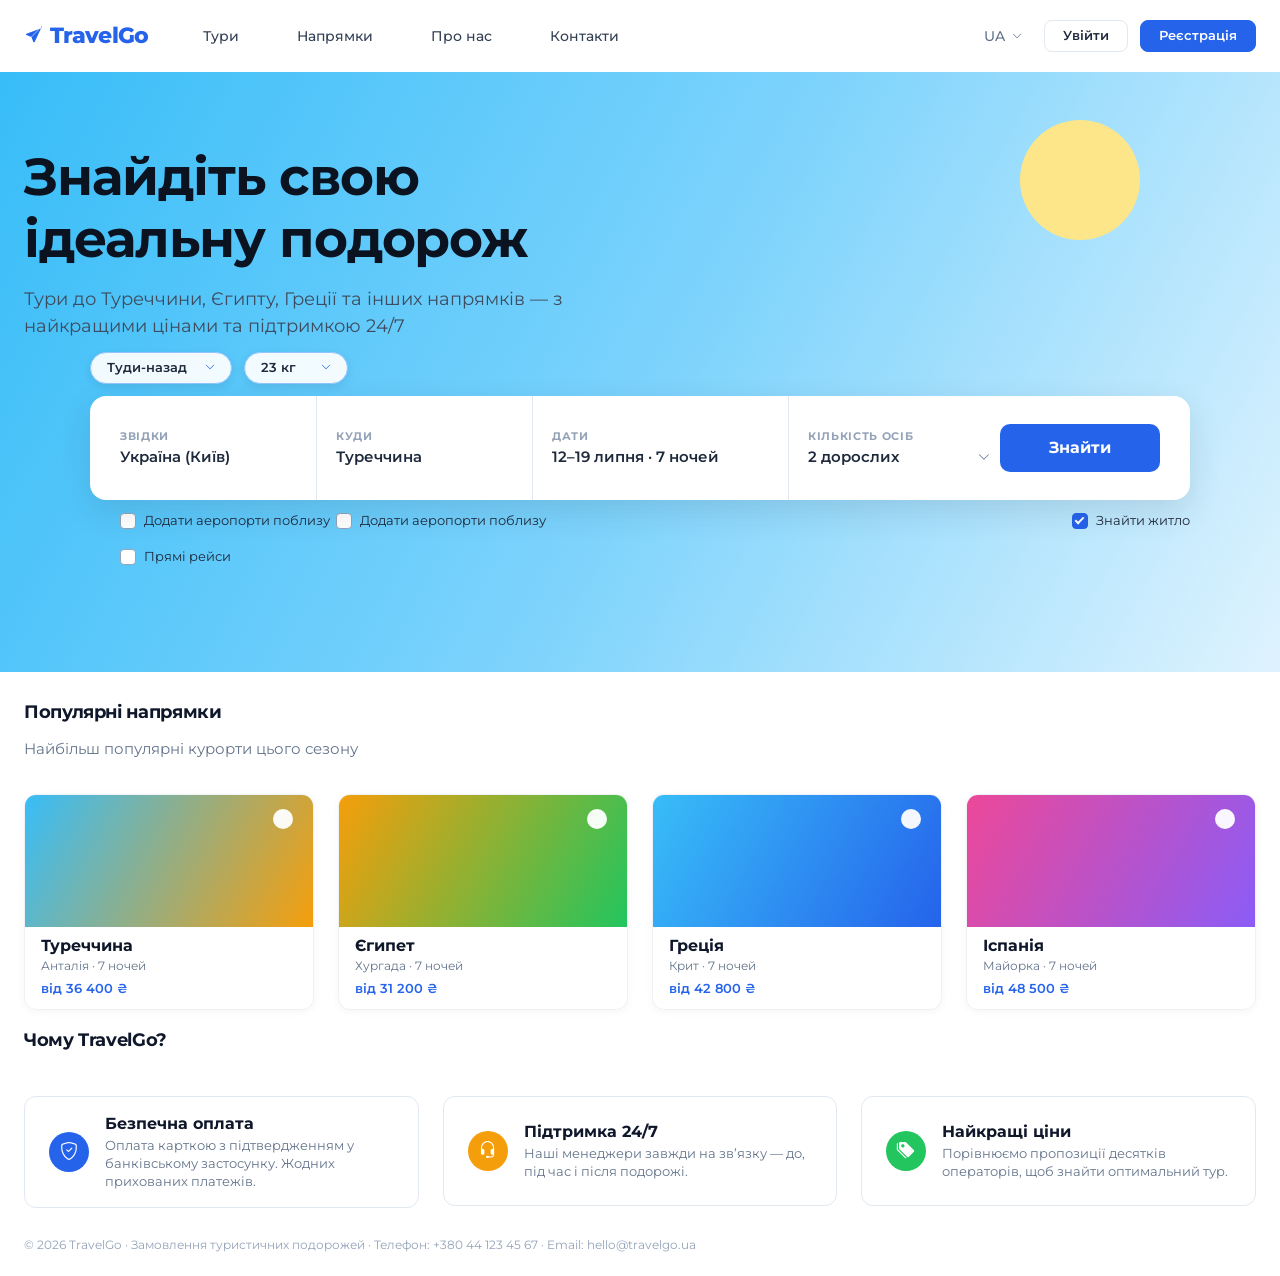
<file: index.html>
<!doctype html>
<html lang="uk">
<head>
  <meta charset="utf-8">
  <meta name="viewport" content="width=device-width, initial-scale=1">
  <title>TravelGo — тури та подорожі</title>
  <meta name="description" content="TravelGo — тури до Туреччини, Єгипту, Греції та Іспанії. Найкращі ціни, безпечна оплата та підтримка 24/7.">
  <link rel="stylesheet" href="assets/vendor/bootstrap/bootstrap.min.css">
  <link rel="stylesheet" href="assets/vendor/bootstrap-icons/bootstrap-icons.min.css">
  <link rel="stylesheet" href="assets/css/style.css">
</head>
<body>
  <nav class="navbar navbar-expand-lg navbar-tg">
    <div class="container">
      <a class="navbar-brand" href="index.html" aria-label="TravelGo — на головну">
        <svg class="brand-mark" viewBox="0 0 24 24" fill="none" aria-hidden="true">
          <path d="M21.6 2.4 2.9 9.2c-.7.3-.7 1.3 0 1.6l6 2.3 2.3 6c.3.7 1.3.7 1.6 0l8.8-18.7c.3-.6-.4-1.2-1-1z" fill="#2563EB"/>
          <path d="m8.9 13.1 8.6-8.6" stroke="#fff" stroke-width="1.2" stroke-linecap="round" opacity=".55"/>
        </svg>
        <span>TravelGo</span>
      </a>

      <button class="navbar-toggler" type="button" data-bs-toggle="collapse" data-bs-target="#mainNav" aria-controls="mainNav" aria-expanded="false" aria-label="Відкрити меню">
        <span class="navbar-toggler-icon"></span>
      </button>

      <div class="collapse navbar-collapse" id="mainNav">
        <ul class="navbar-nav tg-main-nav me-auto">
          <li class="nav-item"><a class="nav-link" href="results.html">Тури</a></li>
          <li class="nav-item"><a class="nav-link" href="#destinations">Напрямки</a></li>
          <li class="nav-item"><a class="nav-link" href="#why">Про нас</a></li>
          <li class="nav-item"><a class="nav-link" href="#contacts">Контакти</a></li>
        </ul>
        <div class="tg-auth d-flex align-items-center">
          <div class="dropdown">
            <button class="tg-lang dropdown-toggle" type="button" data-bs-toggle="dropdown" aria-expanded="false">
              UA <i class="bi bi-chevron-down"></i>
            </button>
            <ul class="dropdown-menu dropdown-menu-end">
              <li><a class="dropdown-item active" href="#">Українська</a></li>
              <li><a class="dropdown-item" href="#">English</a></li>
            </ul>
          </div>
          <a class="btn-login" href="#">Увійти</a>
          <a class="btn-signup" href="#">Реєстрація</a>
        </div>
      </div>
    </div>
  </nav>

  <main>
    <section class="hero">
      <div class="hero-sun" aria-hidden="true"></div>
      <div class="container">
        <h1 class="hero-title">Знайдіть свою<br>ідеальну подорож</h1>
        <p class="hero-sub">Тури до Туреччини, Єгипту, Греції та інших напрямків — з найкращими цінами та підтримкою 24/7</p>

        <div class="tg-search">
          <div class="tg-chips">
            <div class="dropdown" data-chip-group="trip">
              <button class="btn tg-chip tg-chip--trip dropdown-toggle" type="button" data-bs-toggle="dropdown" aria-expanded="false">
                <span class="tg-chip-text">Туди-назад</span> <i class="bi bi-chevron-down"></i>
              </button>
              <ul class="dropdown-menu">
                <li><a class="dropdown-item active" href="#" data-value="roundtrip">Туди-назад</a></li>
                <li><a class="dropdown-item" href="#" data-value="oneway">В один бік</a></li>
              </ul>
            </div>
            <div class="dropdown" data-chip-group="baggage">
              <button class="btn tg-chip tg-chip--bag dropdown-toggle" type="button" data-bs-toggle="dropdown" aria-expanded="false">
                <span class="tg-chip-text">23 кг</span> <i class="bi bi-chevron-down"></i>
              </button>
              <ul class="dropdown-menu">
                <li><a class="dropdown-item" href="#" data-value="none">Без багажу</a></li>
                <li><a class="dropdown-item" href="#" data-value="carryon">Ручна поклажа</a></li>
                <li><a class="dropdown-item active" href="#" data-value="23kg">23 кг</a></li>
              </ul>
            </div>
          </div>

          <form class="tg-searchbar" action="results.html" method="get">
            <input type="hidden" name="trip_type" value="roundtrip">
            <input type="hidden" name="baggage" value="23kg">

            <!-- ЗВІДКИ -->
            <div class="tg-field tg-field--first tg-dropdown-field" data-location-field="from">
              <span class="tg-field-label">ЗВІДКИ</span>
              <input class="tg-field-control" type="text" name="from" value="Україна (Київ)" readonly autocomplete="off" aria-label="Звідки">
              <div class="tg-popover tg-location-menu">
                <button type="button" class="tg-location-item active" data-country="Україна" data-city="Київ" data-airport="IEV">Україна (Київ)</button>
                <button type="button" class="tg-location-item" data-country="Польща" data-city="Варшава" data-airport="WAW">Польща (Варшава)</button>
                <button type="button" class="tg-location-item" data-country="Німеччина" data-city="Берлін" data-airport="BER">Німеччина (Берлін)</button>
                <button type="button" class="tg-location-item" data-country="Молдова" data-city="Кишинів" data-airport="RMO">Молдова (Кишинів)</button>
                <button type="button" class="tg-location-item" data-country="Румунія" data-city="Бухарест" data-airport="OTP">Румунія (Бухарест)</button>
              </div>
            </div>

            <span class="tg-search-divider" aria-hidden="true"></span>

            <!-- КУДИ -->
            <div class="tg-field tg-dropdown-field" data-location-field="to">
              <span class="tg-field-label">КУДИ</span>
              <input class="tg-field-control" type="text" name="to" value="Туреччина" readonly autocomplete="off" aria-label="Куди">
              <div class="tg-popover tg-location-menu">
                <button type="button" class="tg-location-item active" data-country="Туреччина" data-airport="AYT">Туреччина</button>
                <button type="button" class="tg-location-item" data-country="Єгипет" data-airport="HRG">Єгипет</button>
                <button type="button" class="tg-location-item" data-country="Греція" data-airport="HER">Греція</button>
                <button type="button" class="tg-location-item" data-country="Іспанія" data-airport="PMI">Іспанія</button>
                <button type="button" class="tg-location-item" data-country="Болгарія" data-airport="BOJ">Болгарія</button>
                <button type="button" class="tg-location-item" data-country="Чорногорія" data-airport="TIV">Чорногорія</button>
              </div>
            </div>

            <span class="tg-search-divider" aria-hidden="true"></span>

            <!-- ДАТИ -->
            <div class="tg-field tg-dropdown-field" data-calendar-field>
              <span class="tg-field-label">ДАТИ</span>
              <input class="tg-field-control" type="text" name="dates" value="12–19 липня · 7 ночей" readonly autocomplete="off" aria-label="Дати подорожі">
              <input type="hidden" name="date_start" value="2026-07-12">
              <input type="hidden" name="date_end" value="2026-07-19">
              <div class="tg-popover tg-calendar-popover" id="tgCalendarPopover"></div>
            </div>

            <span class="tg-search-divider" aria-hidden="true"></span>

            <!-- КІЛЬКІСТЬ ОСІБ (стилизованный выпадающий список) -->
            <div class="tg-field tg-dropdown-field" data-travelers-field>
              <span class="tg-field-label">КІЛЬКІСТЬ ОСІБ</span>
              <div class="tg-select-wrap">
                <input class="tg-field-control" type="text" name="travelers" value="2 дорослих" readonly autocomplete="off" aria-label="Кількість осіб">
                <i class="bi bi-chevron-down tg-select-arrow" aria-hidden="true"></i>
              </div>
              <div class="tg-popover tg-location-menu">
                <button type="button" class="tg-location-item active" data-value="2 дорослих">2 дорослих</button>
                <button type="button" class="tg-location-item" data-value="1 дорослий">1 дорослий</button>
                <button type="button" class="tg-location-item" data-value="2 дорослих + 1 дитина">2 дорослих + 1 дитина</button>
                <button type="button" class="tg-location-item" data-value="2 дорослих + 2 дитини">2 дорослих + 2 дитини</button>
              </div>
            </div>

            <button class="tg-search-btn" type="submit">Знайти</button>
          </form>

          <div class="tg-options">
            <div class="tg-option-col">
              <label class="tg-check">
                <input type="checkbox" name="airports_from">
                <span>Додати аеропорти поблизу</span>
              </label>
              <label class="tg-check">
                <input type="checkbox" name="direct_flights">
                <span>Прямі рейси</span>
              </label>
            </div>
            <div class="tg-option-col">
              <label class="tg-check">
                <input type="checkbox" name="airports_to">
                <span>Додати аеропорти поблизу</span>
              </label>
            </div>
            <label class="tg-check tg-option-right">
              <input type="checkbox" name="find_stay" checked>
              <span>Знайти житло</span>
            </label>
          </div>
        </div>
      </div>
    </section>

    <section class="home-destinations" id="destinations">
      <div class="container">
        <h2 class="section-title">Популярні напрямки</h2>
        <p class="section-sub">Найбільш популярні курорти цього сезону</p>

        <div class="row g-4">
          <div class="col-sm-6 col-lg-3">
            <a class="dest-card" href="results.html">
              <div class="dest-photo bg-turkey"><span class="photo-sun"></span></div>
              <div class="dest-body">
                <h3 class="dest-name">Туреччина</h3>
                <p class="dest-meta">Анталія · 7 ночей</p>
                <p class="dest-price">від 36 400 ₴</p>
              </div>
            </a>
          </div>
          <div class="col-sm-6 col-lg-3">
            <a class="dest-card" href="results.html">
              <div class="dest-photo bg-egypt"><span class="photo-sun"></span></div>
              <div class="dest-body">
                <h3 class="dest-name">Єгипет</h3>
                <p class="dest-meta">Хургада · 7 ночей</p>
                <p class="dest-price">від 31 200 ₴</p>
              </div>
            </a>
          </div>
          <div class="col-sm-6 col-lg-3">
            <a class="dest-card" href="results.html">
              <div class="dest-photo bg-greece"><span class="photo-sun"></span></div>
              <div class="dest-body">
                <h3 class="dest-name">Греція</h3>
                <p class="dest-meta">Крит · 7 ночей</p>
                <p class="dest-price">від 42 800 ₴</p>
              </div>
            </a>
          </div>
          <div class="col-sm-6 col-lg-3">
            <a class="dest-card" href="results.html">
              <div class="dest-photo bg-spain"><span class="photo-sun"></span></div>
              <div class="dest-body">
                <h3 class="dest-name">Іспанія</h3>
                <p class="dest-meta">Майорка · 7 ночей</p>
                <p class="dest-price">від 48 500 ₴</p>
              </div>
            </a>
          </div>
        </div>
      </div>
    </section>

    <section class="home-why" id="why">
      <div class="container">
        <h2 class="section-title">Чому TravelGo?</h2>

        <div class="row g-4">
          <div class="col-md-4">
            <div class="feature-card">
              <div class="feature-icon" style="background:#2563EB"><i class="bi bi-shield-check"></i></div>
              <div class="feature-copy">
                <h3>Безпечна оплата</h3>
                <p>Оплата карткою з підтвердженням у банківському застосунку. Жодних прихованих платежів.</p>
              </div>
            </div>
          </div>
          <div class="col-md-4">
            <div class="feature-card">
              <div class="feature-icon" style="background:#F59E0B"><i class="bi bi-headset"></i></div>
              <div class="feature-copy">
                <h3>Підтримка 24/7</h3>
                <p>Наші менеджери завжди на зв’язку — до, під час і після подорожі.</p>
              </div>
            </div>
          </div>
          <div class="col-md-4">
            <div class="feature-card">
              <div class="feature-icon" style="background:#22C55E"><i class="bi bi-tags-fill"></i></div>
              <div class="feature-copy">
                <h3>Найкращі ціни</h3>
                <p>Порівнюємо пропозиції десятків операторів, щоб знайти оптимальний тур.</p>
              </div>
            </div>
          </div>
        </div>
      </div>
    </section>
  </main>

  <footer class="tg-footer" id="contacts">
    <div class="container">
      <p>© 2026 TravelGo · Замовлення туристичних подорожей · Телефон: <a href="tel:+380441234567">+380 44 123 45 67</a> · Email: <a href="mailto:hello@travelgo.ua">hello@travelgo.ua</a></p>
    </div>
  </footer>

  <script src="assets/vendor/bootstrap/bootstrap.bundle.min.js"></script>
  <script src="assets/js/main.js"></script>
</body>
</html>
</file>
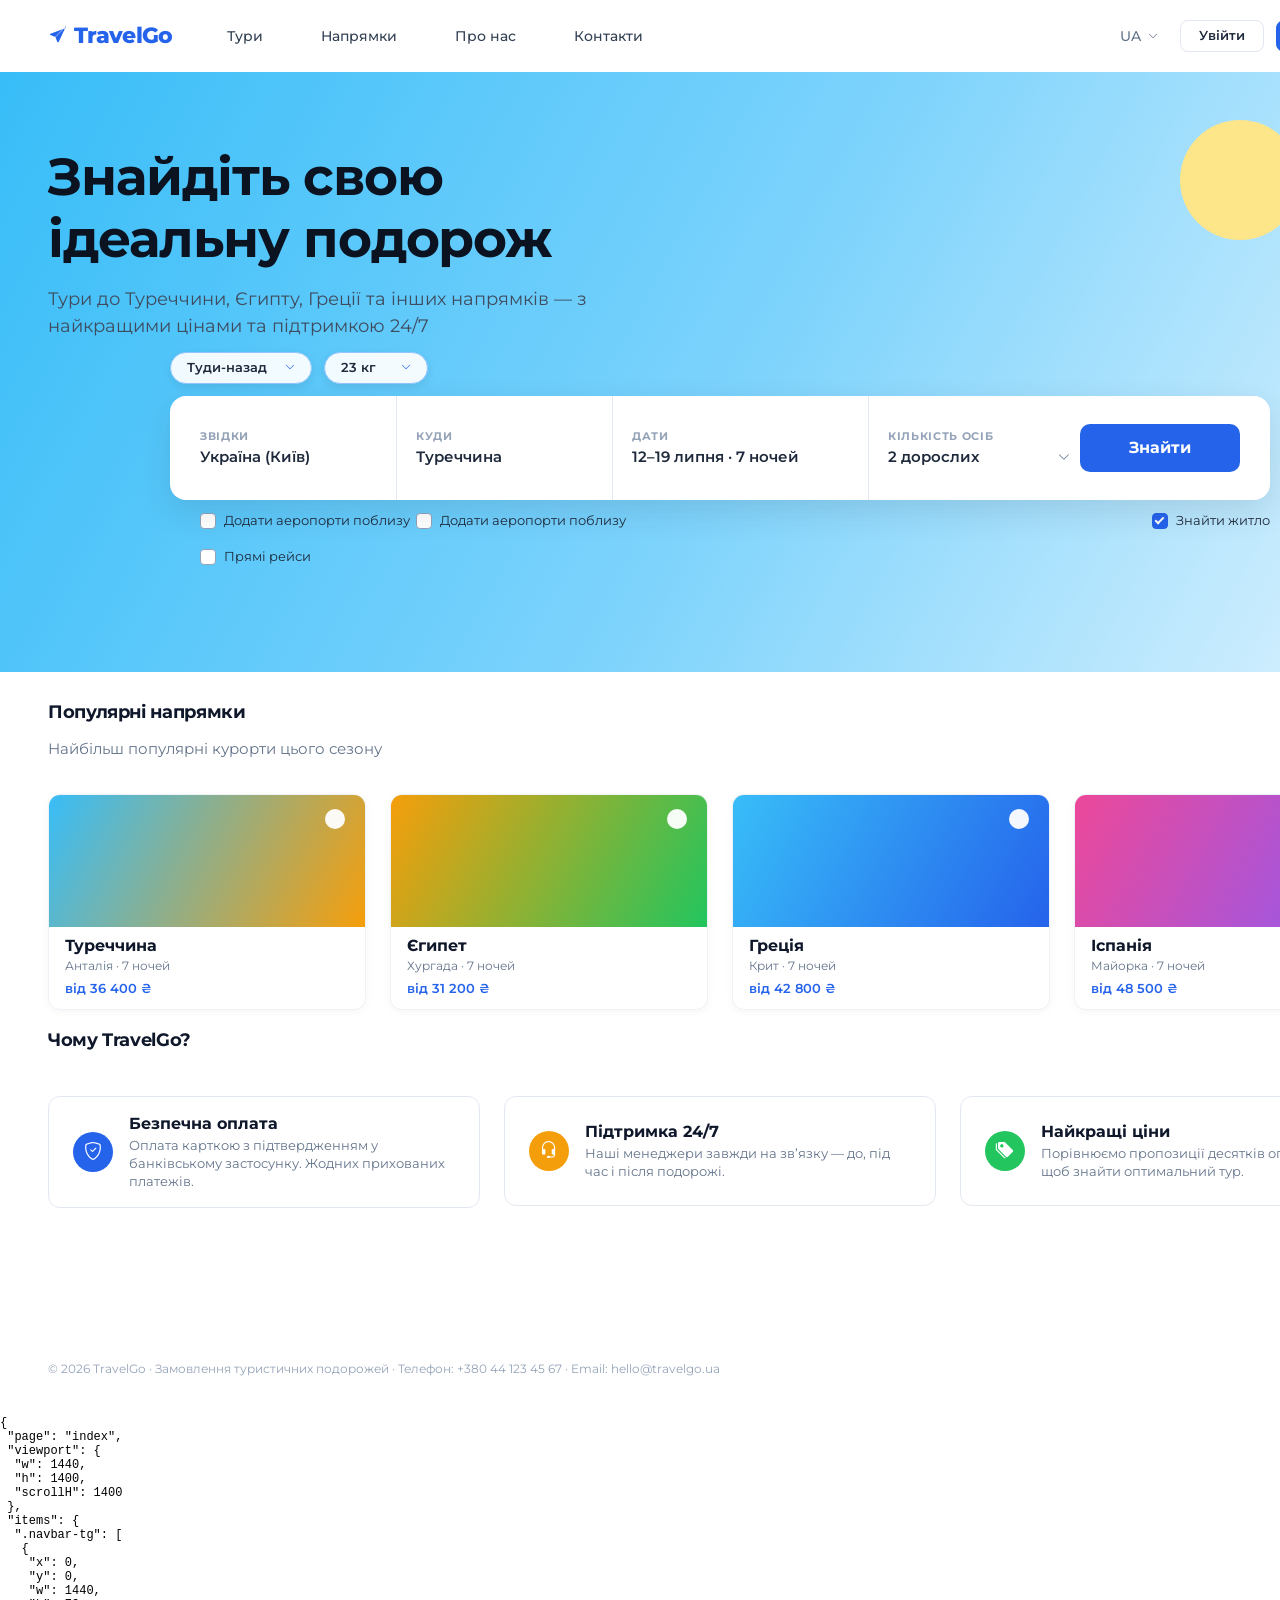
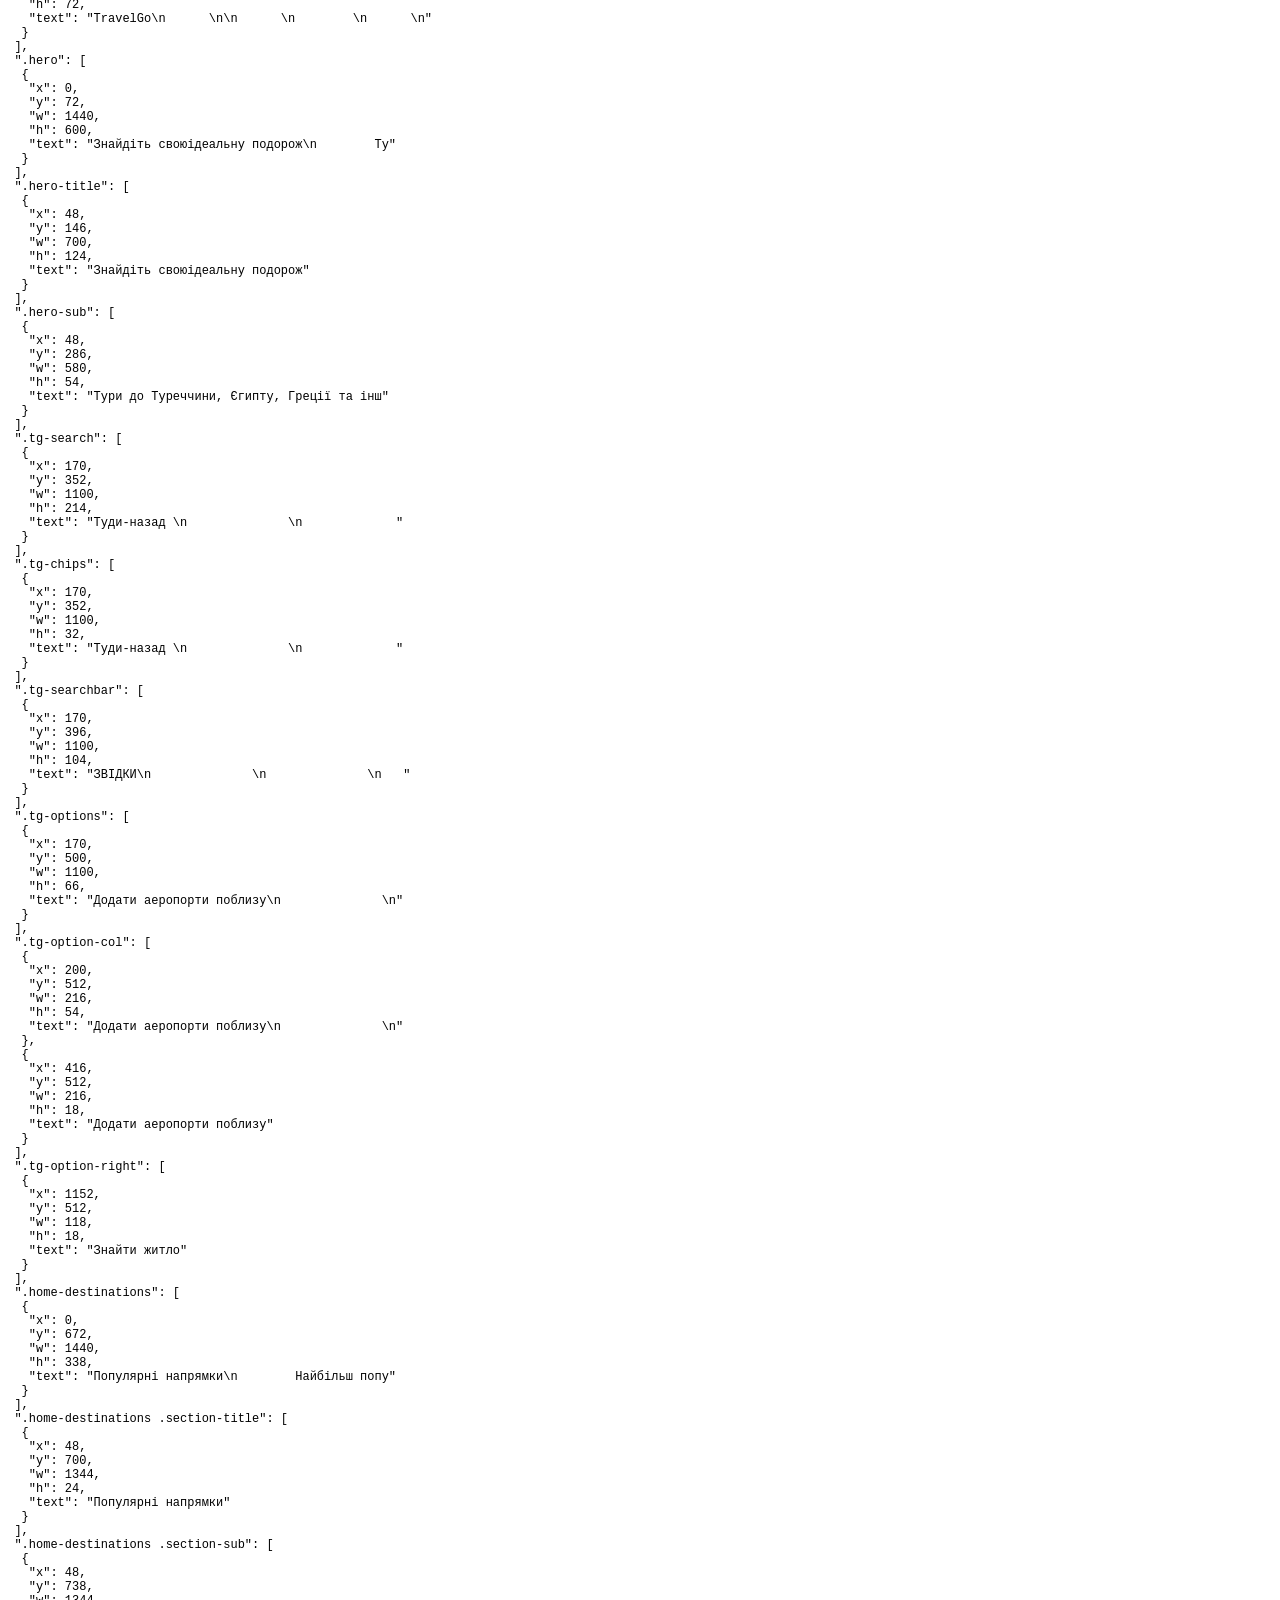
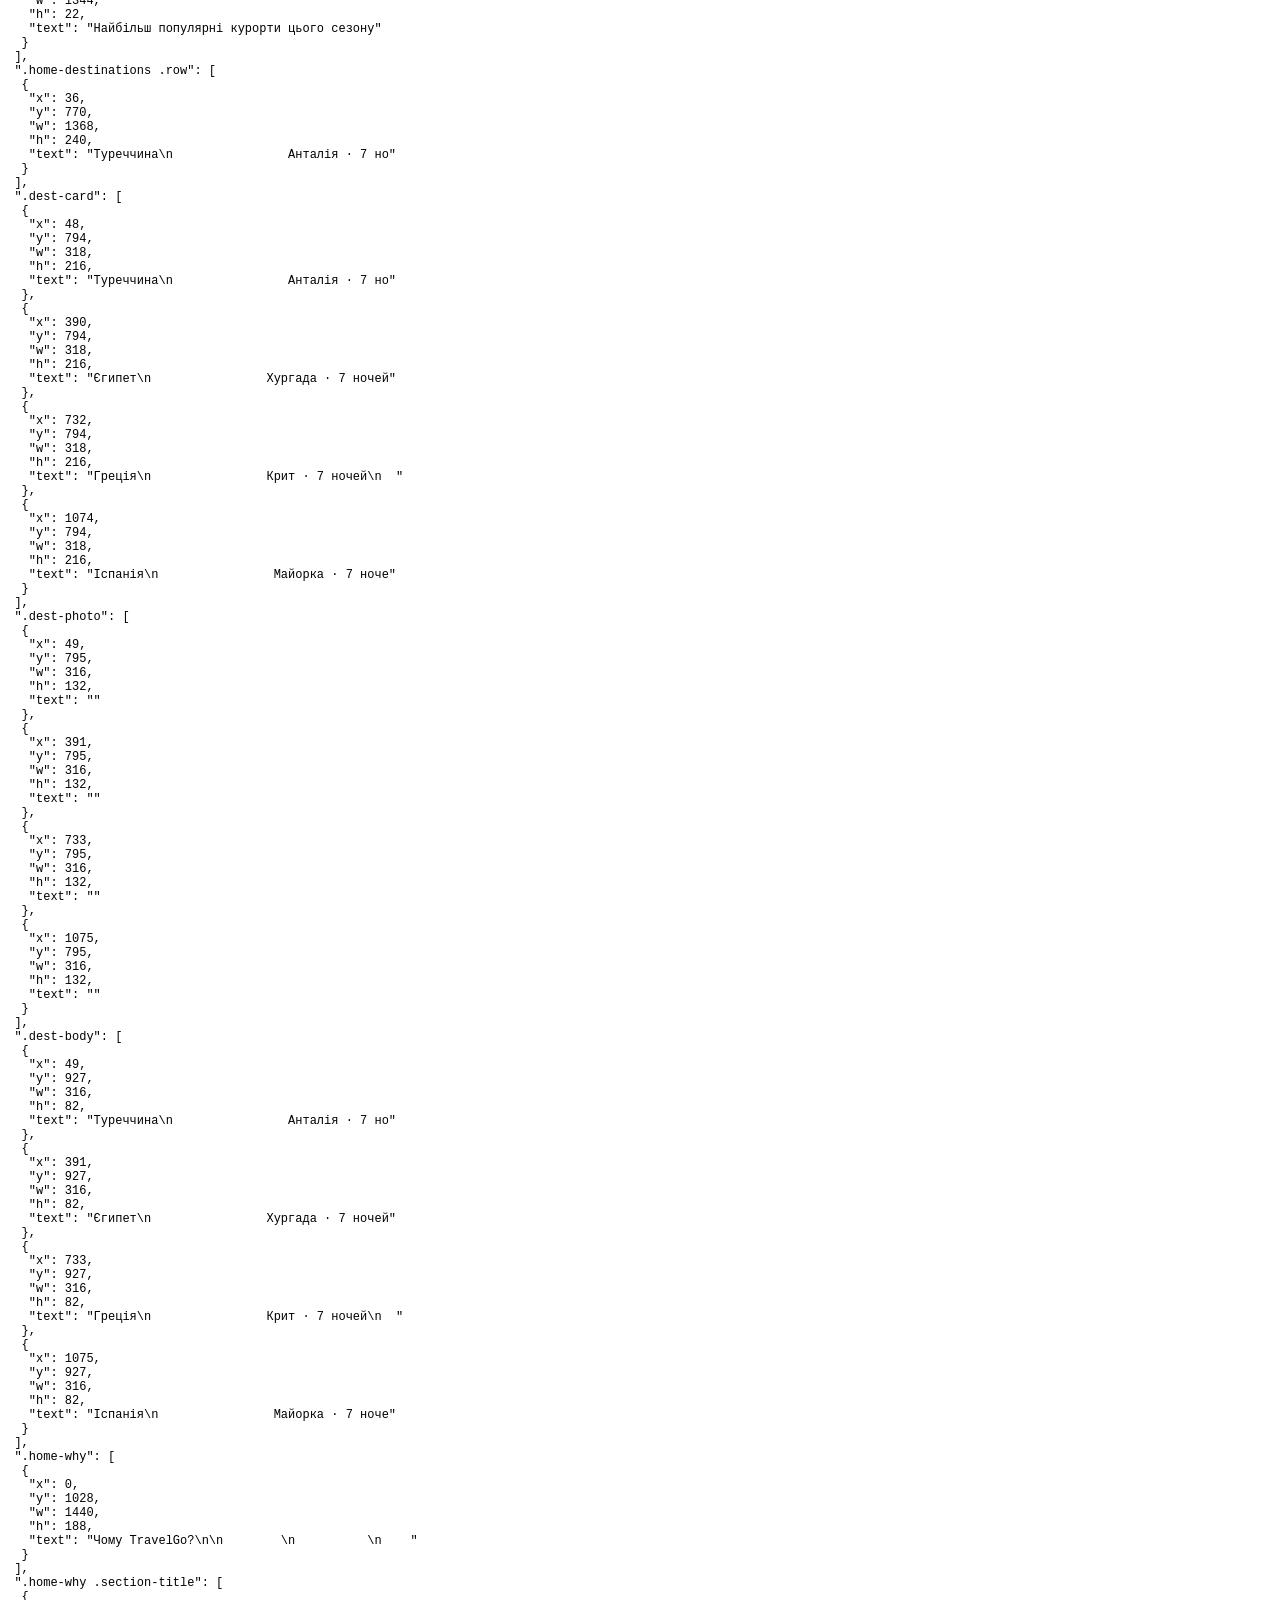
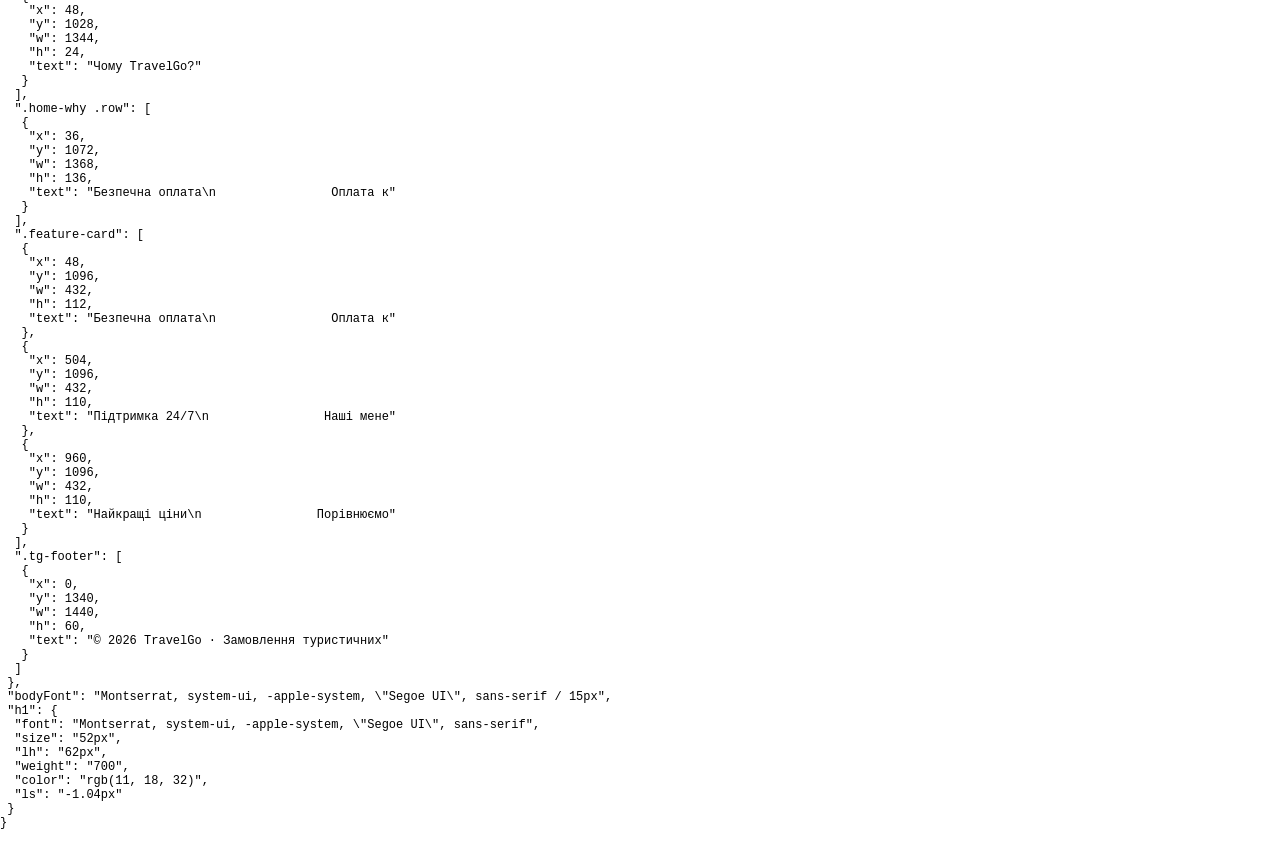
<file: _measure.html>
<!doctype html>
<html><head><meta charset="utf-8"><title>measure</title>
<style>html,body{margin:0}iframe{width:1440px;height:1400px;border:0}pre{font:12px monospace}</style>
</head><body>
<iframe id="f"></iframe>
<pre id="out">pending</pre>
<script>
  const params = new URLSearchParams(location.search);
  const page = params.get('page') || 'index';
  const map = {
    index: ['.navbar-tg','.hero','.hero-title','.hero-sub','.tg-search','.tg-chips','.tg-searchbar','.tg-options','.tg-option-col','.tg-option-right','.home-destinations','.home-destinations .section-title','.home-destinations .section-sub','.home-destinations .row','.dest-card','.dest-photo','.dest-body','.home-why','.home-why .section-title','.home-why .row','.feature-card','.tg-footer'],
    results: ['.navbar-tg','.page-head','.page-title','.page-sub','.tg-select','.results-layout','.filters-card','.tours-grid','.tour-card','.tour-photo','.tour-body','.tg-pagination','.tg-footer'],
    tour: ['.navbar-tg','.tour-page','.tg-breadcrumb','.tour-gallery','.gallery-main','.gallery-thumbs','.tour-content','.tour-main','.tour-title','.tour-sub','.tour-price','.tour-book','.tour-includes','.tour-sidebar-card','.tg-tabs','.tab-content','.tg-footer'],
    booking: ['.navbar-tg','.booking-page','.booking-title','.tg-breadcrumb','.booking-layout','.booking-main','.section-title','.tourist-card','.payment-panel','.bank-card','.secure-col','.pay-button','.booking-summary','.summary-photo','.summary-total','.tg-footer'],
    confirmation: ['.navbar-tg','.confirm-page','.success-ring','.success-circle','.confirm-title','.confirm-sub','.confirm-card','.confirm-actions','.tg-footer']
  };
  const f = document.getElementById('f');
  f.src = page + '.html';
  f.addEventListener('load', () => {
    setTimeout(() => {
      try {
        const doc = f.contentDocument;
        const win = f.contentWindow;
        const r = el => { const b = el.getBoundingClientRect(); return { x: +b.x.toFixed(1), y: +(b.y + win.scrollY).toFixed(1), w: +b.width.toFixed(1), h: +b.height.toFixed(1) }; };
        const out = { page, viewport: { w: win.innerWidth, h: win.innerHeight, scrollH: doc.documentElement.scrollHeight } };
        out.items = {};
        for (const sel of map[page] || []) {
          const els = doc.querySelectorAll(sel);
          out.items[sel] = Array.from(els).slice(0, 8).map(el => ({ ...r(el), text: (el.textContent || '').trim().slice(0, 40) }));
        }
        const bodyStyle = win.getComputedStyle(doc.body);
        out.bodyFont = bodyStyle.fontFamily + ' / ' + bodyStyle.fontSize;
        const h1 = doc.querySelector('h1');
        if (h1) { const cs = win.getComputedStyle(h1); out.h1 = { font: cs.fontFamily, size: cs.fontSize, lh: cs.lineHeight, weight: cs.fontWeight, color: cs.color, ls: cs.letterSpacing }; }
        document.getElementById('out').textContent = JSON.stringify(out, null, 1);
        document.title = 'DONE';
      } catch (e) { document.getElementById('out').textContent = 'ERR ' + e.message; document.title = 'ERR'; }
    }, 200);
  });
</script>
</body>
</html>
</file>
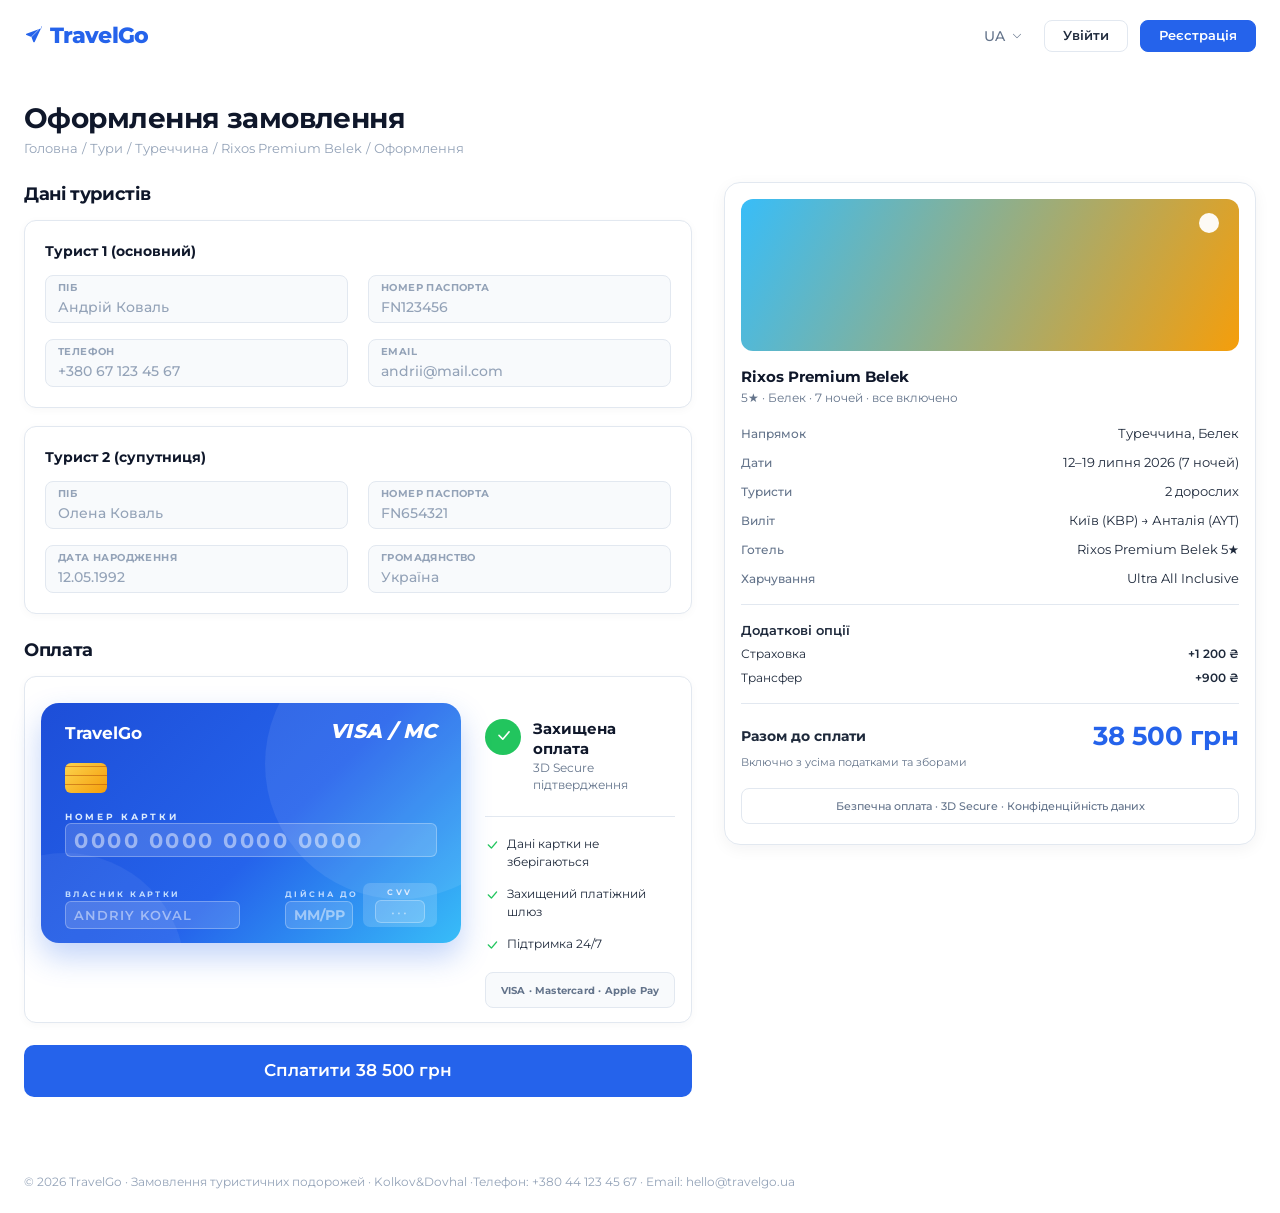
<file: booking.html>
<!doctype html>
<html lang="uk">
<head>
  <meta charset="utf-8">
  <meta name="viewport" content="width=device-width, initial-scale=1">
  <title>Оформлення замовлення — TravelGo</title>
  <meta name="description" content="Оформлення замовлення туру Rixos Premium Belek: дані туристів, безпечна оплата карткою та підтвердження.">
  <link rel="stylesheet" href="assets/vendor/bootstrap/bootstrap.min.css">
  <link rel="stylesheet" href="assets/vendor/bootstrap-icons/bootstrap-icons.min.css">
  <link rel="stylesheet" href="assets/css/style.css">
</head>
<body>
  <nav class="navbar navbar-expand-lg navbar-tg">
    <div class="container">
      <a class="navbar-brand" href="index.html" aria-label="TravelGo — на головну">
        <svg class="brand-mark" viewBox="0 0 24 24" fill="none" aria-hidden="true">
          <path d="M21.6 2.4 2.9 9.2c-.7.3-.7 1.3 0 1.6l6 2.3 2.3 6c.3.7 1.3.7 1.6 0l8.8-18.7c.3-.6-.4-1.2-1-1z" fill="#2563EB"/>
          <path d="m8.9 13.1 8.6-8.6" stroke="#fff" stroke-width="1.2" stroke-linecap="round" opacity=".55"/>
        </svg>
        <span>TravelGo</span>
      </a>
      <button class="navbar-toggler" type="button" data-bs-toggle="collapse" data-bs-target="#mainNav" aria-controls="mainNav" aria-expanded="false" aria-label="Відкрити меню">
        <span class="navbar-toggler-icon"></span>
      </button>
      <div class="collapse navbar-collapse" id="mainNav">
        <div class="tg-auth d-flex align-items-center ms-auto">
          <div class="dropdown">
            <button class="tg-lang dropdown-toggle" type="button" data-bs-toggle="dropdown" aria-expanded="false">
              UA <i class="bi bi-chevron-down"></i>
            </button>
            <ul class="dropdown-menu dropdown-menu-end">
              <li><a class="dropdown-item active" href="#">Українська</a></li>
              <li><a class="dropdown-item" href="#">English</a></li>
            </ul>
          </div>
          <a class="btn-login" href="#">Увійти</a>
          <a class="btn-signup" href="#">Реєстрація</a>
        </div>
      </div>
    </div>
  </nav>

  <main class="booking-page">
    <div class="container">
      <h1 class="booking-title">Оформлення замовлення</h1>
      <p class="tg-breadcrumb">
        <a href="index.html">Головна</a><span class="sep">/</span><a href="results.html">Тури</a><span class="sep">/</span><a href="results.html">Туреччина</a><span class="sep">/</span><a href="tour.html">Rixos Premium Belek</a><span class="sep">/</span><span>Оформлення</span>
      </p>

      <div class="booking-layout">
        <div class="booking-main">
          <form id="bookingForm" action="confirmation.html" method="get" novalidate>
            <h2 class="section-title">Дані туристів</h2>

            <section class="tourist-card" aria-labelledby="tourist1Title">
              <h3 class="tourist-title" id="tourist1Title">Турист 1 (основний)</h3>
              <div class="form-grid">
                <div>
                  <div class="tg-input" id="fullname1Field">
                    <label for="fullname1">ПІБ</label>
                    <input class="tg-input-control" id="fullname1" name="fullname1" type="text" placeholder="Андрій Коваль" autocomplete="name">
                  </div>
                  <p class="field-error" id="fullname1Error" hidden>Введіть прізвище та ім’я (мінімум 2 слова)</p>
                </div>

                <div>
                  <div class="tg-input" id="passport1Field">
                    <label for="passport1">Номер паспорта</label>
                    <input class="tg-input-control" id="passport1" name="passport1" type="text" placeholder="FN123456" maxlength="9" autocomplete="off">
                  </div>
                  <p class="field-error" id="passport1Error" hidden>Введіть коректний номер паспорта (2 літери та 6 цифр)</p>
                </div>

                <div>
                  <div class="tg-input" id="phone1Field">
                    <label for="phone1">Телефон</label>
                    <input class="tg-input-control" id="phone1" name="phone1" type="tel" placeholder="+380 67 123 45 67" autocomplete="tel">
                  </div>
                  <p class="field-error" id="phone1Error" hidden>Введіть коректний номер телефону</p>
                </div>

                <div>
                  <div class="tg-input" id="email1Field">
                    <label for="email1">Email</label>
                    <input class="tg-input-control" id="email1" name="email1" type="email" placeholder="andrii@mail.com" autocomplete="email">
                  </div>
                  <p class="field-error" id="email1Error" hidden>Введіть коректну електронну пошту</p>
                </div>
              </div>
            </section>

            <section class="tourist-card" aria-labelledby="tourist2Title">
              <h3 class="tourist-title" id="tourist2Title">Турист 2 (супутниця)</h3>
              <div class="form-grid">
                <div>
                  <div class="tg-input" id="fullname2Field">
                    <label for="fullname2">ПІБ</label>
                    <input class="tg-input-control" id="fullname2" name="fullname2" type="text" placeholder="Олена Коваль">
                  </div>
                  <p class="field-error" id="fullname2Error" hidden>Введіть прізвище та ім’я (мінімум 2 слова)</p>
                </div>

                <div>
                  <div class="tg-input" id="passport2Field">
                    <label for="passport2">Номер паспорта</label>
                    <input class="tg-input-control" id="passport2" name="passport2" type="text" placeholder="FN654321" maxlength="9">
                  </div>
                  <p class="field-error" id="passport2Error" hidden>Введіть коректний номер паспорта (2 літери та 6 цифр)</p>
                </div>

                <div>
                  <div class="tg-input" id="birth2Field">
                    <label for="birth2">Дата народження</label>
                    <input class="tg-input-control" id="birth2" name="birth2" type="text" placeholder="12.05.1992" maxlength="10">
                  </div>
                  <p class="field-error" id="birth2Error" hidden>Введіть дату у форматі ДД.ММ.РРРР</p>
                </div>

                <div>
                  <div class="tg-input" id="citizenship2Field">
                    <label for="citizenship2">Громадянство</label>
                    <input class="tg-input-control" id="citizenship2" name="citizenship2" type="text" placeholder="Україна">
                  </div>
                  <p class="field-error" id="citizenship2Error" hidden>Вкажіть громадянство</p>
                </div>
              </div>
            </section>

            <h2 class="section-title mt-4">Оплата</h2>

            <div class="payment-panel">
              <div class="bank-card-wrap">
                <div class="bank-card" id="bankCardBox">
                  <div class="card-brand">TravelGo</div>
                  <div class="card-system" id="cardSystemLabel">VISA / MC</div>
                  <div class="card-chip" aria-hidden="true"></div>

                  <label class="card-number-label" for="cardNumber">НОМЕР КАРТКИ</label>
                  <input class="card-number card-input card-number-input" id="cardNumber" name="cardNumber" type="text" inputmode="numeric" placeholder="0000 0000 0000 0000" maxlength="19" autocomplete="cc-number">

                  <label class="card-holder-label" for="cardHolder">ВЛАСНИК КАРТКИ</label>
                  <input class="card-holder card-input card-holder-input" id="cardHolder" name="cardHolder" type="text" placeholder="ANDRIY KOVAL" autocomplete="cc-name">

                  <label class="card-expiry-label" for="cardExpiry">ДІЙСНА ДО</label>
                  <input class="card-expiry card-input card-expiry-input" id="cardExpiry" name="cardExpiry" type="text" inputmode="numeric" placeholder="MM/РР" maxlength="5" autocomplete="cc-exp">

                  <div class="card-cvv">
                    <label for="cardCvv"><small>CVV</small></label>
                    <input class="card-input card-cvv-input" id="cardCvv" name="cardCvv" type="password" inputmode="numeric" placeholder="•••" maxlength="3" autocomplete="cc-csc">
                  </div>
                </div>
                <p class="field-error mt-2" id="cardPaymentError" hidden>Перевірте правильність заповнення даних банківської картки</p>
              </div>

              <div class="secure-col">
                <div class="secure-top">
                  <div class="secure-icon"><i class="bi bi-check-lg"></i></div>
                  <div>
                    <h3 class="secure-title">Захищена оплата</h3>
                    <p class="secure-sub">3D Secure підтвердження</p>
                  </div>
                </div>
                <div class="secure-divider"></div>
                <div class="secure-list">
                  <div class="secure-item"><i class="bi bi-check-lg"></i><span>Дані картки не зберігаються</span></div>
                  <div class="secure-item"><i class="bi bi-check-lg"></i><span>Захищений платіжний шлюз</span></div>
                  <div class="secure-item"><i class="bi bi-check-lg"></i><span>Підтримка 24/7</span></div>
                </div>
                <div class="pay-systems">VISA · Mastercard · Apple Pay</div>
              </div>
            </div>

            <button class="btn-tg-primary pay-button" type="submit">Сплатити 38 500 грн</button>
          </form>
        </div>

        <aside class="booking-summary" aria-label="Ваше замовлення">
          <div class="summary-photo bg-sunset"><span class="photo-sun"></span></div>
          <h2 class="summary-title">Rixos Premium Belek</h2>
          <p class="summary-sub">5★ · Белек · 7 ночей · все включено</p>

          <div class="summary-info">
            <div class="summary-row"><span class="summary-key">Напрямок</span><span class="summary-val">Туреччина, Белек</span></div>
            <div class="summary-row"><span class="summary-key">Дати</span><span class="summary-val">12–19 липня 2026 (7 ночей)</span></div>
            <div class="summary-row"><span class="summary-key">Туристи</span><span class="summary-val">2 дорослих</span></div>
            <div class="summary-row"><span class="summary-key">Виліт</span><span class="summary-val">Київ (KBP) → Анталія (AYT)</span></div>
            <div class="summary-row"><span class="summary-key">Готель</span><span class="summary-val">Rixos Premium Belek 5★</span></div>
            <div class="summary-row"><span class="summary-key">Харчування</span><span class="summary-val">Ultra All Inclusive</span></div>
          </div>

          <hr class="summary-hr">

          <div class="summary-opt-title">Додаткові опції</div>
          <div class="summary-opt-row"><span>Страховка</span><span>+1 200 ₴</span></div>
          <div class="summary-opt-row"><span>Трансфер</span><span>+900 ₴</span></div>

          <hr class="summary-hr">

          <div class="summary-total">
            <span class="summary-total-label">Разом до сплати</span>
            <span class="summary-total-price">38 500 грн</span>
          </div>
          <p class="summary-note">Включно з усіма податками та зборами</p>

          <div class="trust-pill">Безпечна оплата · 3D Secure · Конфіденційність даних</div>
        </aside>
      </div>
    </div>
  </main>

  <footer class="tg-footer">
    <div class="container">
      <p>© 2026 TravelGo · Замовлення туристичних подорожей · Kolkov&Dovhal ·Телефон: <a href="tel:+380441234567">+380 44 123 45 67</a> · Email: <a href="mailto:hello@travelgo.ua">hello@travelgo.ua</a></p>
    </div>
  </footer>

  <script src="assets/vendor/bootstrap/bootstrap.bundle.min.js"></script>
  <script src="assets/js/main.js"></script>
</body>
</html>
</file>
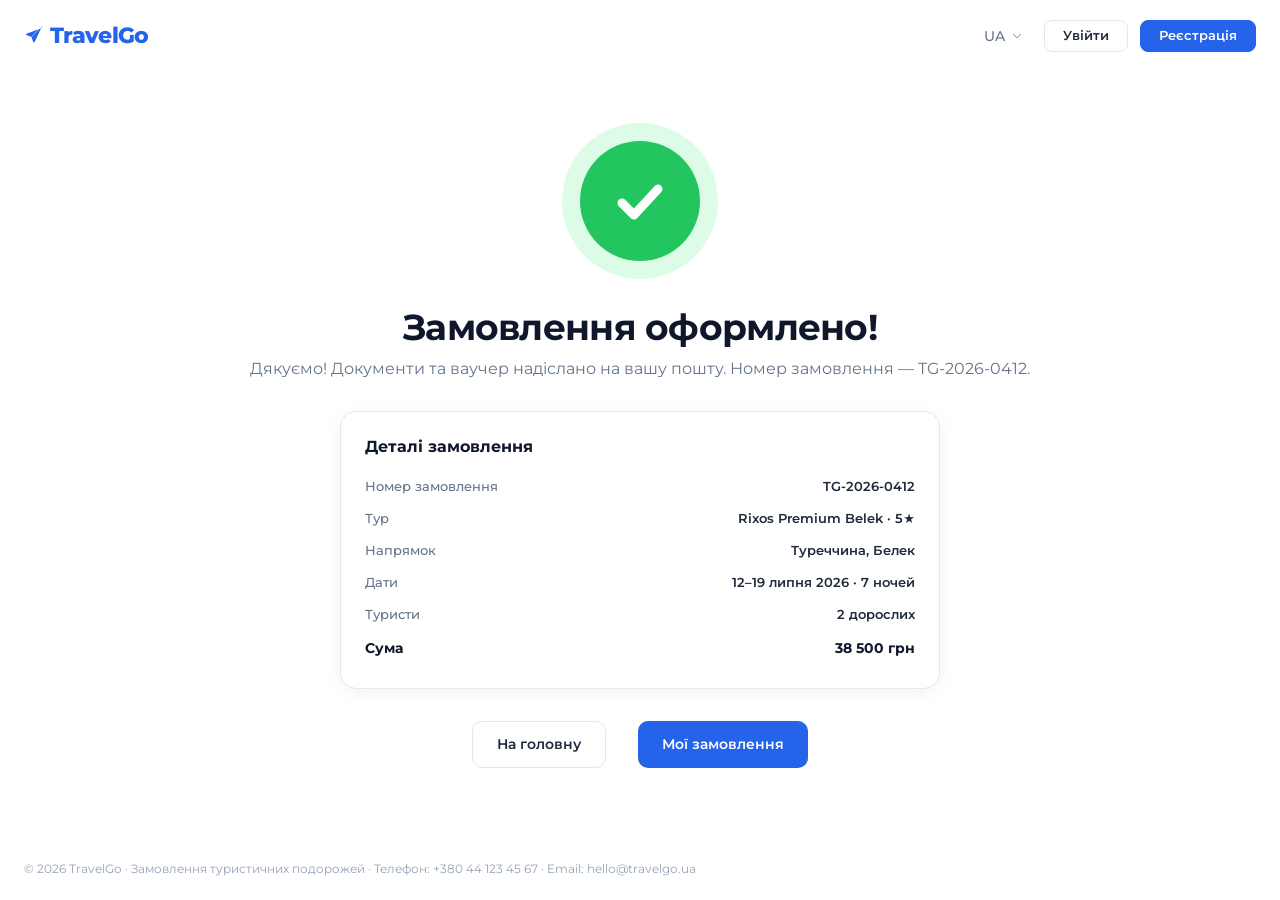
<file: confirmation.html>
<!doctype html>
<html lang="uk">
<head>
  <meta charset="utf-8">
  <meta name="viewport" content="width=device-width, initial-scale=1">
  <title>Замовлення оформлено — TravelGo</title>
  <meta name="description" content="Дякуємо! Замовлення туру Rixos Premium Belek успішно оформлено.">
  <link rel="stylesheet" href="assets/vendor/bootstrap/bootstrap.min.css">
  <link rel="stylesheet" href="assets/vendor/bootstrap-icons/bootstrap-icons.min.css">
  <link rel="stylesheet" href="assets/css/style.css">
</head>
<body>
  <nav class="navbar navbar-tg">
    <div class="container">
      <a class="navbar-brand" href="index.html" aria-label="TravelGo — на головну">
        <svg class="brand-mark" viewBox="0 0 24 24" fill="none" aria-hidden="true">
          <path d="M21.6 2.4 2.9 9.2c-.7.3-.7 1.3 0 1.6l6 2.3 2.3 6c.3.7 1.3.7 1.6 0l8.8-18.7c.3-.6-.4-1.2-1-1z" fill="#2563EB"/>
          <path d="m8.9 13.1 8.6-8.6" stroke="#fff" stroke-width="1.2" stroke-linecap="round" opacity=".55"/>
        </svg>
        <span>TravelGo</span>
      </a>
      <div class="tg-auth d-flex align-items-center ms-auto">
        <div class="dropdown d-none d-sm-block">
          <button class="tg-lang dropdown-toggle" type="button" data-bs-toggle="dropdown" aria-expanded="false">
            UA <i class="bi bi-chevron-down"></i>
          </button>
          <ul class="dropdown-menu dropdown-menu-end">
            <li><a class="dropdown-item active" href="#">Українська</a></li>
            <li><a class="dropdown-item" href="#">English</a></li>
          </ul>
        </div>
        <a class="btn-login" href="#">Увійти</a>
        <a class="btn-signup" href="#">Реєстрація</a>
      </div>
    </div>
  </nav>

  <main class="confirm-page">
    <div class="container">
      <div class="success-ring">
        <div class="success-circle">
          <svg viewBox="0 0 64 64" fill="none" aria-hidden="true">
            <path d="M14 34 26 46 50 20" stroke="#fff" stroke-width="9" stroke-linecap="round" stroke-linejoin="round"/>
          </svg>
        </div>
      </div>

      <h1 class="confirm-title">Замовлення оформлено!</h1>
      <p class="confirm-sub">Дякуємо! Документи та ваучер надіслано на вашу пошту. Номер замовлення — TG-2026-0412.</p>

      <div class="confirm-card">
        <h2 class="confirm-card-title">Деталі замовлення</h2>
        <div class="confirm-row"><span class="confirm-key">Номер замовлення</span><span class="confirm-val">TG-2026-0412</span></div>
        <div class="confirm-row"><span class="confirm-key">Тур</span><span class="confirm-val">Rixos Premium Belek · 5★</span></div>
        <div class="confirm-row"><span class="confirm-key">Напрямок</span><span class="confirm-val">Туреччина, Белек</span></div>
        <div class="confirm-row"><span class="confirm-key">Дати</span><span class="confirm-val">12–19 липня 2026 · 7 ночей</span></div>
        <div class="confirm-row"><span class="confirm-key">Туристи</span><span class="confirm-val">2 дорослих</span></div>
        <div class="confirm-row total"><span class="confirm-key">Сума</span><span class="confirm-val">38 500 грн</span></div>
      </div>

      <div class="confirm-actions">
        <a class="btn-tg-outline" href="index.html">На головну</a>
        <a class="btn-tg-primary" href="#">Мої замовлення</a>
      </div>
    </div>
  </main>

  <footer class="tg-footer">
    <div class="container">
      <p>© 2026 TravelGo · Замовлення туристичних подорожей · Телефон: <a href="tel:+380441234567">+380 44 123 45 67</a> · Email: <a href="mailto:hello@travelgo.ua">hello@travelgo.ua</a></p>
    </div>
  </footer>

  <script src="assets/vendor/bootstrap/bootstrap.bundle.min.js"></script>
  <script src="assets/js/main.js"></script>
</body>
</html>
</file>
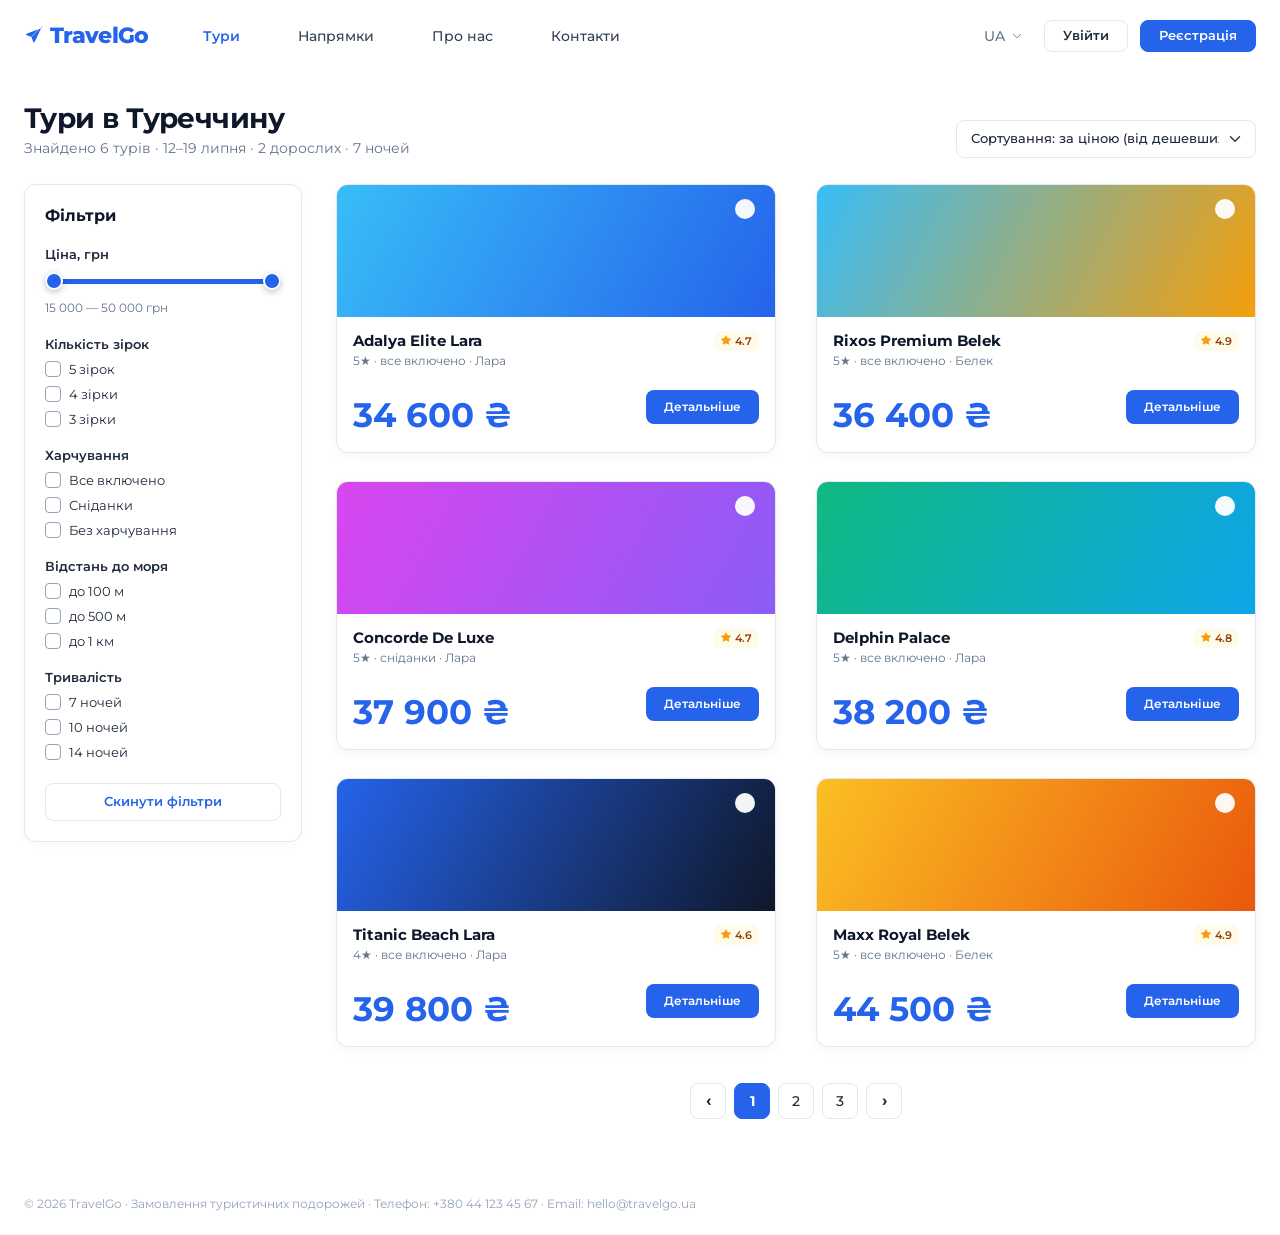
<file: results.html>
<!doctype html>
<html lang="uk">
<head>
  <meta charset="utf-8">
  <meta name="viewport" content="width=device-width, initial-scale=1">
  <title>Тури в Туреччину — TravelGo</title>
  <meta name="description" content="Знайдено 24 тури в Туреччину на 12–19 липня. Готелі 5 зірок, все включено, найкращі ціни.">
  <link rel="stylesheet" href="assets/vendor/bootstrap/bootstrap.min.css">
  <link rel="stylesheet" href="assets/vendor/bootstrap-icons/bootstrap-icons.min.css">
  <link rel="stylesheet" href="assets/css/style.css">
</head>
<body>
<nav class="navbar navbar-expand-lg navbar-tg">
  <div class="container">
    <a class="navbar-brand" href="index.html" aria-label="TravelGo — на головну">
      <svg class="brand-mark" viewBox="0 0 24 24" fill="none" aria-hidden="true">
        <path d="M21.6 2.4 2.9 9.2c-.7.3-.7 1.3 0 1.6l6 2.3 2.3 6c.3.7 1.3.7 1.6 0l8.8-18.7c.3-.6-.4-1.2-1-1z" fill="#2563EB"/>
        <path d="m8.9 13.1 8.6-8.6" stroke="#fff" stroke-width="1.2" stroke-linecap="round" opacity=".55"/>
      </svg>
      <span>TravelGo</span>
    </a>
    <button class="navbar-toggler" type="button" data-bs-toggle="collapse" data-bs-target="#mainNav" aria-controls="mainNav" aria-expanded="false" aria-label="Відкрити меню">
      <span class="navbar-toggler-icon"></span>
    </button>
    <div class="collapse navbar-collapse" id="mainNav">
      <ul class="navbar-nav tg-main-nav me-auto">
        <li class="nav-item"><a class="nav-link active" aria-current="page" href="results.html">Тури</a></li>
        <li class="nav-item"><a class="nav-link" href="index.html#destinations">Напрямки</a></li>
        <li class="nav-item"><a class="nav-link" href="index.html#why">Про нас</a></li>
        <li class="nav-item"><a class="nav-link" href="index.html#contacts">Контакти</a></li>
      </ul>
      <div class="tg-auth d-flex align-items-center">
        <div class="dropdown">
          <button class="tg-lang dropdown-toggle" type="button" data-bs-toggle="dropdown" aria-expanded="false">
            UA <i class="bi bi-chevron-down"></i>
          </button>
          <ul class="dropdown-menu dropdown-menu-end">
            <li><a class="dropdown-item active" href="#">Українська</a></li>
            <li><a class="dropdown-item" href="#">English</a></li>
          </ul>
        </div>
        <a class="btn-login" href="#">Увійти</a>
        <a class="btn-signup" href="#">Реєстрація</a>
      </div>
    </div>
  </div>
</nav>

<main class="results-page">
  <div class="container">
    <div class="page-head d-flex flex-wrap align-items-end justify-content-between gap-3">
      <div>
        <h1 class="page-title">Тури в Туреччину</h1>
        <p class="page-sub" id="resultsSummary">Знайдено 6 турів · 12–19 липня · 2 дорослих · 7 ночей</p>
      </div>
      <label>
        <span class="visually-hidden">Сортування турів</span>
        <select class="tg-select form-select" id="toursSort" aria-label="Сортування турів">
          <option value="price-asc" selected>Сортування: за ціною (від дешевших)</option>
          <option value="price-desc">Сортування: за ціною (від дорожчих)</option>
          <option value="rating">Сортування: за рейтингом</option>
          <option value="popular">Сортування: за популярністю</option>
        </select>
      </label>
    </div>

    <div class="results-layout">
      <aside class="filters-card" aria-label="Фільтри турів">
        <form id="filtersForm">
          <h2 class="filters-title">Фільтри</h2>

          <div class="filter-group">
            <p class="filter-label">Ціна, грн</p>
            <div class="tg-dual-range" id="priceDualRange">
              <div class="tg-dual-track"></div>
              <div class="tg-dual-fill" id="priceRangeFill"></div>
              <input class="tg-dual-input" id="priceRangeMin" type="range" min="15000" max="50000" step="500" value="15000" aria-label="Мінімальна ціна">
              <input class="tg-dual-input" id="priceRangeMax" type="range" min="15000" max="50000" step="500" value="50000" aria-label="Максимальна ціна">
            </div>
            <div class="filter-range-values" id="priceRangeValue">15 000 — 50 000 грн</div>
          </div>

          <div class="filter-group">
            <p class="filter-label">Кількість зірок</p>
            <label class="tg-check"><input type="checkbox" name="stars" value="5"><span>5 зірок</span></label>
            <label class="tg-check"><input type="checkbox" name="stars" value="4"><span>4 зірки</span></label>
            <label class="tg-check"><input type="checkbox" name="stars" value="3"><span>3 зірки</span></label>
          </div>

          <div class="filter-group">
            <p class="filter-label">Харчування</p>
            <label class="tg-check"><input type="checkbox" name="meal" value="all"><span>Все включено</span></label>
            <label class="tg-check"><input type="checkbox" name="meal" value="breakfast"><span>Сніданки</span></label>
            <label class="tg-check"><input type="checkbox" name="meal" value="none"><span>Без харчування</span></label>
          </div>

          <div class="filter-group">
            <p class="filter-label">Відстань до моря</p>
            <label class="tg-check"><input type="checkbox" name="distance" value="100"><span>до 100 м</span></label>
            <label class="tg-check"><input type="checkbox" name="distance" value="500"><span>до 500 м</span></label>
            <label class="tg-check"><input type="checkbox" name="distance" value="1000"><span>до 1 км</span></label>
          </div>

          <div class="filter-group">
            <p class="filter-label">Тривалість</p>
            <label class="tg-check"><input type="checkbox" name="duration" value="7"><span>7 ночей</span></label>
            <label class="tg-check"><input type="checkbox" name="duration" value="10"><span>10 ночей</span></label>
            <label class="tg-check"><input type="checkbox" name="duration" value="14"><span>14 ночей</span></label>
          </div>

          <button class="filters-reset" id="resetFilters" type="button">Скинути фільтри</button>
        </form>
      </aside>

      <section aria-label="Результати пошуку">
        <div class="tours-grid" id="toursGrid">
          <article class="tour-card" data-price="36400" data-rating="4.9" data-popular="1" data-stars="5" data-meal="all" data-distance="100" data-duration="7">
            <div class="tour-photo bg-rixos"><span class="photo-sun"></span></div>
            <div class="tour-body">
              <div class="tour-head">
                <h2 class="tour-name">Rixos Premium Belek</h2>
                <span class="rating-badge"><i class="bi bi-star-fill"></i> 4.9</span>
              </div>
              <p class="tour-meta">5★ · все включено · Белек</p>
              <div class="tour-footer">
                <div class="tour-price">36 400 ₴</div>
                <a class="btn-tour" href="tour.html">Детальніше</a>
              </div>
            </div>
          </article>

          <article class="tour-card" data-price="38200" data-rating="4.8" data-popular="3" data-stars="5" data-meal="all" data-distance="100" data-duration="7">
            <div class="tour-photo bg-delphin"><span class="photo-sun"></span></div>
            <div class="tour-body">
              <div class="tour-head">
                <h2 class="tour-name">Delphin Palace</h2>
                <span class="rating-badge"><i class="bi bi-star-fill"></i> 4.8</span>
              </div>
              <p class="tour-meta">5★ · все включено · Лара</p>
              <div class="tour-footer">
                <div class="tour-price">38 200 ₴</div>
                <a class="btn-tour" href="tour.html">Детальніше</a>
              </div>
            </div>
          </article>

          <article class="tour-card" data-price="39800" data-rating="4.6" data-popular="5" data-stars="4" data-meal="all" data-distance="500" data-duration="7">
            <div class="tour-photo bg-titanic"><span class="photo-sun"></span></div>
            <div class="tour-body">
              <div class="tour-head">
                <h2 class="tour-name">Titanic Beach Lara</h2>
                <span class="rating-badge"><i class="bi bi-star-fill"></i> 4.6</span>
              </div>
              <p class="tour-meta">4★ · все включено · Лара</p>
              <div class="tour-footer">
                <div class="tour-price">39 800 ₴</div>
                <a class="btn-tour" href="tour.html">Детальніше</a>
              </div>
            </div>
          </article>

          <article class="tour-card" data-price="44500" data-rating="4.9" data-popular="2" data-stars="5" data-meal="all" data-distance="100" data-duration="10">
            <div class="tour-photo bg-maxx"><span class="photo-sun"></span></div>
            <div class="tour-body">
              <div class="tour-head">
                <h2 class="tour-name">Maxx Royal Belek</h2>
                <span class="rating-badge"><i class="bi bi-star-fill"></i> 4.9</span>
              </div>
              <p class="tour-meta">5★ · все включено · Белек</p>
              <div class="tour-footer">
                <div class="tour-price">44 500 ₴</div>
                <a class="btn-tour" href="tour.html">Детальніше</a>
              </div>
            </div>
          </article>

          <article class="tour-card" data-price="37900" data-rating="4.7" data-popular="4" data-stars="5" data-meal="breakfast" data-distance="500" data-duration="7">
            <div class="tour-photo bg-concorde"><span class="photo-sun"></span></div>
            <div class="tour-body">
              <div class="tour-head">
                <h2 class="tour-name">Concorde De Luxe</h2>
                <span class="rating-badge"><i class="bi bi-star-fill"></i> 4.7</span>
              </div>
              <p class="tour-meta">5★ · сніданки · Лара</p>
              <div class="tour-footer">
                <div class="tour-price">37 900 ₴</div>
                <a class="btn-tour" href="tour.html">Детальніше</a>
              </div>
            </div>
          </article>

          <article class="tour-card" data-price="34600" data-rating="4.7" data-popular="6" data-stars="5" data-meal="all" data-distance="500" data-duration="7">
            <div class="tour-photo bg-adalya"><span class="photo-sun"></span></div>
            <div class="tour-body">
              <div class="tour-head">
                <h2 class="tour-name">Adalya Elite Lara</h2>
                <span class="rating-badge"><i class="bi bi-star-fill"></i> 4.7</span>
              </div>
              <p class="tour-meta">5★ · все включено · Лара</p>
              <div class="tour-footer">
                <div class="tour-price">34 600 ₴</div>
                <a class="btn-tour" href="tour.html">Детальніше</a>
              </div>
            </div>
          </article>
        </div>

        <nav class="tg-pagination" aria-label="Сторінки результатів">
          <a class="page-btn nav-arrow" href="#" aria-label="Попередня сторінка">‹</a>
          <a class="page-btn active" href="#" aria-current="page">1</a>
          <a class="page-btn" href="#">2</a>
          <a class="page-btn" href="#">3</a>
          <a class="page-btn nav-arrow" href="#" aria-label="Наступна сторінка">›</a>
        </nav>
      </section>
    </div>
  </div>
</main>

<footer class="tg-footer">
  <div class="container">
    <p>© 2026 TravelGo · Замовлення туристичних подорожей · Телефон: <a href="tel:+380441234567">+380 44 123 45 67</a> · Email: <a href="mailto:hello@travelgo.ua">hello@travelgo.ua</a></p>
  </div>
</footer>

<script src="assets/vendor/bootstrap/bootstrap.bundle.min.js"></script>
<script src="assets/js/main.js"></script>
</body>
</html>
</file>
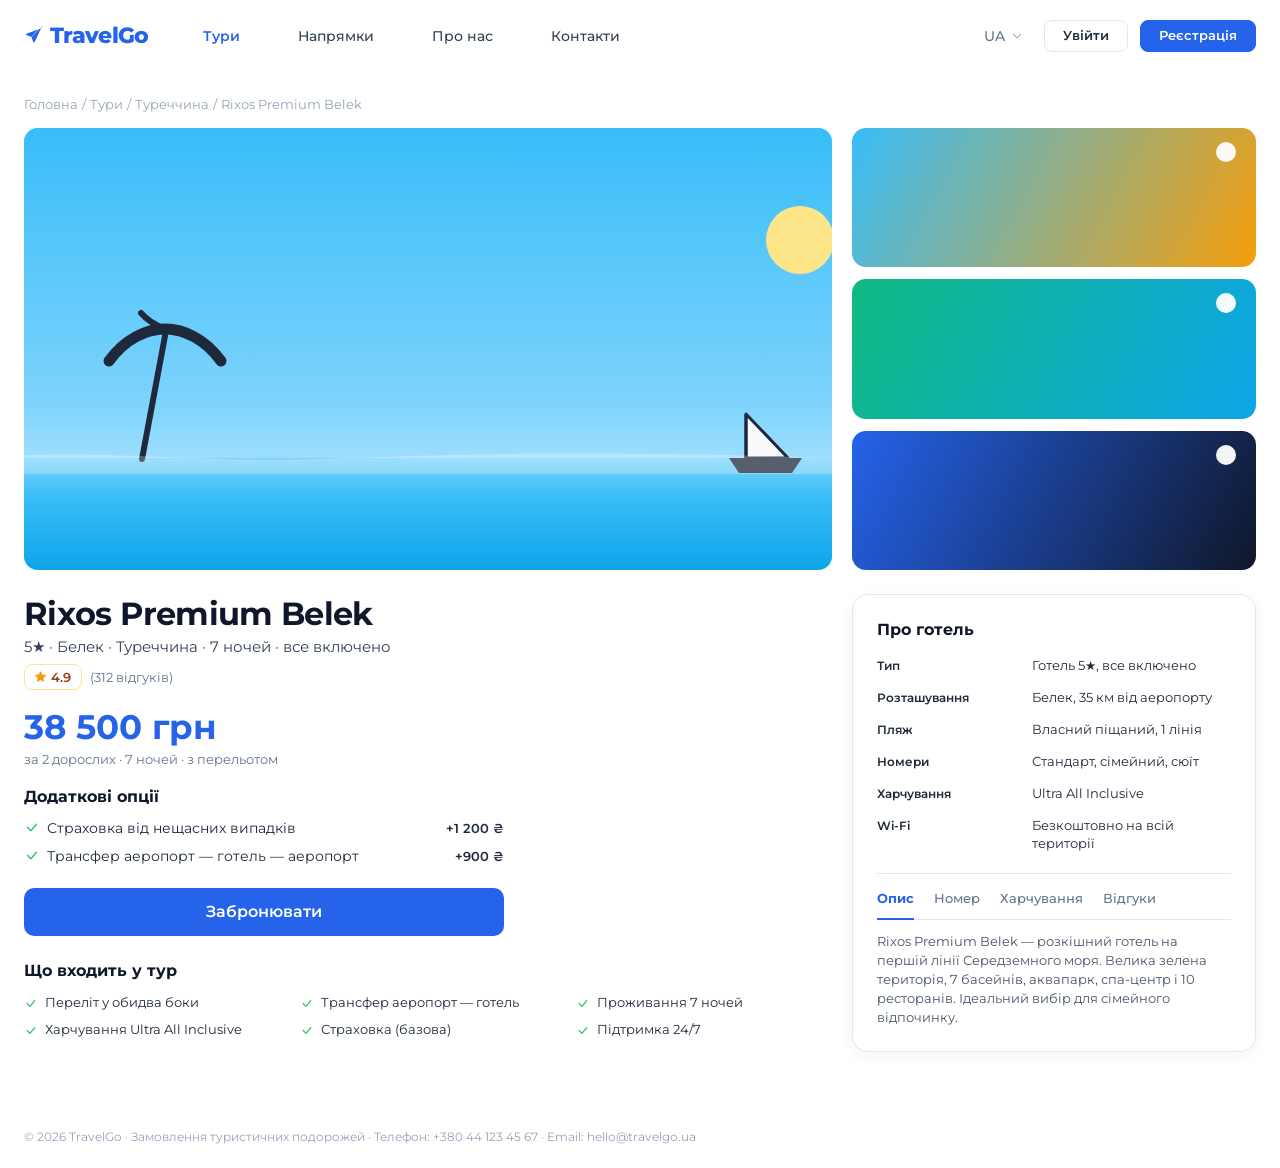
<file: tour.html>
<!doctype html>
<html lang="uk">
<head>
  <meta charset="utf-8">
  <meta name="viewport" content="width=device-width, initial-scale=1">
  <title>Rixos Premium Belek — TravelGo</title>
  <meta name="description" content="Rixos Premium Belek — готель 5 зірок на першій лінії в Белеку. 7 ночей, Ultra All Inclusive, переліт і трансфер включено.">
  <link rel="stylesheet" href="assets/vendor/bootstrap/bootstrap.min.css">
  <link rel="stylesheet" href="assets/vendor/bootstrap-icons/bootstrap-icons.min.css">
  <link rel="stylesheet" href="assets/css/style.css">
</head>
<body>
  <nav class="navbar navbar-expand-lg navbar-tg">
    <div class="container">
      <a class="navbar-brand" href="index.html" aria-label="TravelGo — на головну">
        <svg class="brand-mark" viewBox="0 0 24 24" fill="none" aria-hidden="true">
          <path d="M21.6 2.4 2.9 9.2c-.7.3-.7 1.3 0 1.6l6 2.3 2.3 6c.3.7 1.3.7 1.6 0l8.8-18.7c.3-.6-.4-1.2-1-1z" fill="#2563EB"/>
          <path d="m8.9 13.1 8.6-8.6" stroke="#fff" stroke-width="1.2" stroke-linecap="round" opacity=".55"/>
        </svg>
        <span>TravelGo</span>
      </a>
      <button class="navbar-toggler" type="button" data-bs-toggle="collapse" data-bs-target="#mainNav" aria-controls="mainNav" aria-expanded="false" aria-label="Відкрити меню">
        <span class="navbar-toggler-icon"></span>
      </button>
      <div class="collapse navbar-collapse" id="mainNav">
        <ul class="navbar-nav tg-main-nav me-auto">
          <li class="nav-item"><a class="nav-link active" aria-current="page" href="results.html">Тури</a></li>
          <li class="nav-item"><a class="nav-link" href="index.html#destinations">Напрямки</a></li>
          <li class="nav-item"><a class="nav-link" href="index.html#why">Про нас</a></li>
          <li class="nav-item"><a class="nav-link" href="index.html#contacts">Контакти</a></li>
        </ul>
        <div class="tg-auth d-flex align-items-center">
          <div class="dropdown">
            <button class="tg-lang dropdown-toggle" type="button" data-bs-toggle="dropdown" aria-expanded="false">
              UA <i class="bi bi-chevron-down"></i>
            </button>
            <ul class="dropdown-menu dropdown-menu-end">
              <li><a class="dropdown-item active" href="#">Українська</a></li>
              <li><a class="dropdown-item" href="#">English</a></li>
            </ul>
          </div>
          <a class="btn-login" href="#">Увійти</a>
          <a class="btn-signup" href="#">Реєстрація</a>
        </div>
      </div>
    </div>
  </nav>

  <main class="tour-page">
    <div class="container">
      <nav aria-label="Навігаційний ланцюжок">
        <p class="tg-breadcrumb">
          <a href="index.html">Головна</a><span class="sep">/</span><a href="results.html">Тури</a><span class="sep">/</span><a href="results.html">Туреччина</a><span class="sep">/</span><span>Rixos Premium Belek</span>
        </p>
      </nav>

      <div class="tour-gallery">
        <div class="gallery-main">
          <svg viewBox="0 0 880 442" preserveAspectRatio="xMidYMid slice" role="img" aria-label="Пляж, парасолька та вітрильник на морі">
            <defs>
              <linearGradient id="tourSky" x1="0" y1="0" x2="0" y2="1">
                <stop offset="0" stop-color="#38bdf8"/>
                <stop offset=".62" stop-color="#7dd3fc"/>
                <stop offset="1" stop-color="#e0f2fe"/>
              </linearGradient>
              <linearGradient id="tourSea" x1="0" y1="0" x2="0" y2="1">
                <stop offset="0" stop-color="#7dd3fc"/>
                <stop offset=".35" stop-color="#38bdf8"/>
                <stop offset="1" stop-color="#0ea5e9"/>
              </linearGradient>
            </defs>
            <rect width="880" height="442" fill="url(#tourSky)"/>
            <rect y="330" width="880" height="112" fill="url(#tourSea)"/>
            <circle cx="812" cy="112" r="34" fill="#fde68a"/>
            <g fill="none" stroke="#1e293b" stroke-linecap="round">
              <path d="M154 331 177 208" stroke-width="6"/>
              <path d="M121 233c16-22 37-32 56-32s40 10 56 32" stroke-width="11"/>
              <path d="M177 201c-10-4-18-9-24-16" stroke-width="6"/>
            </g>
            <g>
              <path d="M758 330V286l42 44Z" fill="#f8fafc" stroke="#1e293b" stroke-width="3" stroke-linejoin="round"/>
              <path d="M758 286v44" stroke="#1e293b" stroke-width="3"/>
              <path d="M741 330h73l-10 15h-53Z" fill="#1e293b"/>
            </g>
            <path d="M0 329c120-8 208 6 330 2s250-10 550 0v15H0Z" fill="#fff" opacity=".25"/>
          </svg>
        </div>
        <div class="gallery-thumbs">
          <div class="gallery-thumb bg-sunset"><span class="photo-sun"></span></div>
          <div class="gallery-thumb bg-lagoon"><span class="photo-sun"></span></div>
          <div class="gallery-thumb bg-night"><span class="photo-sun"></span></div>
        </div>
      </div>

      <div class="tour-content">
        <div class="tour-main">
          <h1 class="tour-title">Rixos Premium Belek</h1>
          <p class="tour-sub">5★ · Белек · Туреччина · 7 ночей · все включено</p>
          <div class="tour-rating">
            <span class="rating-pill"><i class="bi bi-star-fill"></i> 4.9</span>
            <span class="reviews">(312 відгуків)</span>
          </div>
          <div class="tour-price">38 500 грн</div>
          <p class="tour-price-note">за 2 дорослих · 7 ночей · з перельотом</p>

          <h2 class="tour-options-title">Додаткові опції</h2>
          <div class="tour-options">
            <div class="tour-option">
              <span class="tour-option-label"><i class="bi bi-check-lg"></i> Страховка від нещасних випадків</span>
              <span class="tour-option-price">+1 200 ₴</span>
            </div>
            <div class="tour-option">
              <span class="tour-option-label"><i class="bi bi-check-lg"></i> Трансфер аеропорт — готель — аеропорт</span>
              <span class="tour-option-price">+900 ₴</span>
            </div>
          </div>
          <a class="btn-tg-primary tour-book" href="booking.html">Забронювати</a>

          <div class="tour-includes">
            <h2 class="tour-includes-title">Що входить у тур</h2>
            <div class="includes-grid">
              <div class="include-item"><i class="bi bi-check-lg"></i><span>Переліт у обидва боки</span></div>
              <div class="include-item"><i class="bi bi-check-lg"></i><span>Трансфер аеропорт — готель</span></div>
              <div class="include-item"><i class="bi bi-check-lg"></i><span>Проживання 7 ночей</span></div>
              <div class="include-item"><i class="bi bi-check-lg"></i><span>Харчування Ultra All Inclusive</span></div>
              <div class="include-item"><i class="bi bi-check-lg"></i><span>Страховка (базова)</span></div>
              <div class="include-item"><i class="bi bi-check-lg"></i><span>Підтримка 24/7</span></div>
            </div>
          </div>
        </div>

        <aside class="tour-sidebar-card" aria-label="Інформація про готель">
          <h2 class="hotel-title">Про готель</h2>
          <dl class="hotel-specs">
            <div class="hotel-row"><dt>Тип</dt><dd>Готель 5★, все включено</dd></div>
            <div class="hotel-row"><dt>Розташування</dt><dd>Белек, 35 км від аеропорту</dd></div>
            <div class="hotel-row"><dt>Пляж</dt><dd>Власний піщаний, 1 лінія</dd></div>
            <div class="hotel-row"><dt>Номери</dt><dd>Стандарт, сімейний, сюїт</dd></div>
            <div class="hotel-row"><dt>Харчування</dt><dd>Ultra All Inclusive</dd></div>
            <div class="hotel-row"><dt>Wi-Fi</dt><dd>Безкоштовно на всій території</dd></div>
          </dl>

          <div class="hotel-divider"></div>

          <ul class="nav nav-tabs tg-tabs" role="tablist">
            <li class="nav-item" role="presentation">
              <button class="nav-link active" id="tab-desc" data-bs-toggle="tab" data-bs-target="#pane-desc" type="button" role="tab" aria-controls="pane-desc" aria-selected="true">Опис</button>
            </li>
            <li class="nav-item" role="presentation">
              <button class="nav-link" id="tab-room" data-bs-toggle="tab" data-bs-target="#pane-room" type="button" role="tab" aria-controls="pane-room" aria-selected="false">Номер</button>
            </li>
            <li class="nav-item" role="presentation">
              <button class="nav-link" id="tab-food" data-bs-toggle="tab" data-bs-target="#pane-food" type="button" role="tab" aria-controls="pane-food" aria-selected="false">Харчування</button>
            </li>
            <li class="nav-item" role="presentation">
              <button class="nav-link" id="tab-reviews" data-bs-toggle="tab" data-bs-target="#pane-reviews" type="button" role="tab" aria-controls="pane-reviews" aria-selected="false">Відгуки</button>
            </li>
          </ul>
          <div class="tab-content">
            <div class="tab-pane fade show active" id="pane-desc" role="tabpanel" aria-labelledby="tab-desc" tabindex="0">
              <p>Rixos Premium Belek — розкішний готель на першій лінії Середземного моря. Велика зелена територія, 7 басейнів, аквапарк, спа-центр і 10 ресторанів. Ідеальний вибір для сімейного відпочинку.</p>
            </div>
            <div class="tab-pane fade" id="pane-room" role="tabpanel" aria-labelledby="tab-room" tabindex="0">
              <p>Стандартні номери з видом на море або сад, сімейні номери та сюїти. У кожному номері — кондиціонер, мінібар, Wi-Fi і балкон.</p>
            </div>
            <div class="tab-pane fade" id="pane-food" role="tabpanel" aria-labelledby="tab-food" tabindex="0">
              <p>Ultra All Inclusive: сніданок, обід і вечеря у форматі «шведський стіл», снеки, напої місцевого та імпортного виробництва протягом дня.</p>
            </div>
            <div class="tab-pane fade" id="pane-reviews" role="tabpanel" aria-labelledby="tab-reviews" tabindex="0">
              <p>Середня оцінка — 4.9 з 5 на основі 312 відгуків. Гості найбільше відзначають територію, харчування та роботу персоналу.</p>
            </div>
          </div>
        </aside>
      </div>
    </div>
  </main>

  <footer class="tg-footer">
    <div class="container">
      <p>© 2026 TravelGo · Замовлення туристичних подорожей · Телефон: <a href="tel:+380441234567">+380 44 123 45 67</a> · Email: <a href="mailto:hello@travelgo.ua">hello@travelgo.ua</a></p>
    </div>
  </footer>

  <script src="assets/vendor/bootstrap/bootstrap.bundle.min.js"></script>
  <script src="assets/js/main.js"></script>
</body>
</html>
</file>
<file: assets/css/style.css>
@font-face {
  font-family: 'Montserrat';
  src: url('../vendor/fonts/Montserrat-Variable.ttf') format('truetype');
  font-weight: 100 900;
  font-style: normal;
  font-display: swap;
}

:root {
  --tg-ink: #1e293b;
  --tg-ink-strong: #0f172a;
  --tg-muted: #64748b;
  --tg-faint: #94a3b8;
  --tg-line: #e2e8f0;
  --tg-soft: #f8fafc;
  --tg-blue: #2563eb;
  --tg-blue-dark: #1d4ed8;
  --tg-green: #22c55e;
  --tg-amber: #f59e0b;
  --tg-sky: #38bdf8;
  --bs-body-font-family: 'Montserrat', system-ui, -apple-system, 'Segoe UI', sans-serif;
  --bs-body-color: var(--tg-ink);
  --bs-body-bg: #fff;
  --bs-border-color: var(--tg-line);
  --bs-link-color: var(--tg-blue);
  --bs-link-hover-color: var(--tg-blue-dark);
}

* { -webkit-tap-highlight-color: transparent; }

html { scroll-behavior: smooth; }

body {
  min-height: 100vh;
  display: flex;
  flex-direction: column;
  font-family: var(--bs-body-font-family);
  font-size: 15px;
  line-height: 1.5;
  color: var(--tg-ink);
  background: #fff;
  -webkit-font-smoothing: antialiased;
}

main { flex: 1 0 auto; }

h1, h2, h3, h4, h5, h6 { color: var(--tg-ink-strong); font-weight: 700; }

a { text-decoration: none; }

.container {
  width: 100%;
  max-width: 1392px;
  margin-inline: auto;
  padding-inline: 24px;
}

::selection { background: rgba(37, 99, 235, .16); }

/* ============ Navbar ============ */
.navbar-tg {
  min-height: 72px;
  background: #fff;
  padding: 0;
  z-index: 1030;
}

.navbar-tg .container { min-height: 72px; }
.navbar-tg .navbar-brand {
  display: inline-flex;
  align-items: center;
  gap: 6px;
  margin: 0;
  padding: 0;
  font-size: 22px;
  font-weight: 800;
  letter-spacing: -.03em;
  color: var(--tg-blue);
  line-height: 32px;
}
.navbar-tg .brand-mark { width: 20px; height: 20px; flex: 0 0 20px; }

.navbar-tg .tg-main-nav {
  gap: 42px;
  margin-left: 46px;
}
.navbar-tg .nav-link {
  padding: 6px 0;
  font-size: 14px;
  font-weight: 500;
  line-height: 20px;
  color: #334155;
  transition: color .18s ease;
}
.navbar-tg .nav-link:hover,
.navbar-tg .nav-link.active { color: var(--tg-blue); }
.navbar-tg .nav-link.active { font-weight: 600; }

.tg-auth { gap: 12px; }
.tg-lang {
  display: inline-flex;
  align-items: center;
  gap: 7px;
  padding: 0 10px;
  border: 0;
  background: transparent;
  color: #64748b;
  font-size: 14px;
  font-weight: 500;
}
.tg-lang::after { display: none; }
.tg-lang:hover { color: var(--tg-blue); }
.tg-lang i { font-size: 10px; }

.btn-login,
.btn-signup {
  display: inline-flex;
  align-items: center;
  justify-content: center;
  height: 32px;
  padding: 0 18px;
  border-radius: 8px;
  font-size: 13px;
  font-weight: 600;
  white-space: nowrap;
  transition: all .18s ease;
}
.btn-login {
  border: 1px solid var(--tg-line);
  background: #fff;
  color: var(--tg-ink);
}
.btn-login:hover { border-color: #cbd5e1; color: var(--tg-blue); }
.btn-signup {
  border: 1px solid var(--tg-blue);
  background: var(--tg-blue);
  color: #fff;
}
.btn-signup:hover { background: var(--tg-blue-dark); border-color: var(--tg-blue-dark); color: #fff; }

.navbar-tg .navbar-toggler {
  border: 1px solid var(--tg-line);
  border-radius: 8px;
  padding: 6px 9px;
  box-shadow: none;
}
.navbar-tg .navbar-toggler-icon { width: 20px; height: 20px; }

/* ============ Buttons ============ */
.btn-tg-primary {
  display: inline-flex;
  align-items: center;
  justify-content: center;
  border: 0;
  border-radius: 10px;
  background: var(--tg-blue);
  color: #fff;
  font-size: 14px;
  font-weight: 600;
  padding: 12px 24px;
  transition: background .18s ease, box-shadow .18s ease;
}
.btn-tg-primary:hover,
.btn-tg-primary:focus {
  background: var(--tg-blue-dark);
  color: #fff;
  box-shadow: 0 8px 20px rgba(37, 99, 235, .22);
}

.btn-tg-outline {
  display: inline-flex;
  align-items: center;
  justify-content: center;
  border: 1px solid var(--tg-line);
  border-radius: 10px;
  background: #fff;
  color: var(--tg-ink);
  font-size: 14px;
  font-weight: 600;
  padding: 12px 24px;
  transition: all .18s ease;
}
.btn-tg-outline:hover { border-color: #cbd5e1; color: var(--tg-blue); }

.btn-tour {
  display: inline-flex;
  align-items: center;
  justify-content: center;
  height: 34px;
  padding: 0 18px;
  border-radius: 8px;
  background: var(--tg-blue);
  color: #fff;
  font-size: 12px;
  font-weight: 600;
  line-height: 18px;
  white-space: nowrap;
  transition: background .18s ease;
}
.btn-tour:hover { background: var(--tg-blue-dark); color: #fff; }

/* ============ Dropdowns ============ */
.dropdown-menu {
  border: 1px solid var(--tg-line);
  border-radius: 10px;
  box-shadow: 0 14px 34px rgba(15, 23, 42, .12);
  padding: 6px;
  font-size: 13px;
}
.dropdown-item { border-radius: 6px; padding: 8px 10px; font-weight: 500; color: var(--tg-ink); }
.dropdown-item:hover, .dropdown-item:focus { background: #eff6ff; color: var(--tg-blue); }
.dropdown-item.active, .dropdown-item:active { background: var(--tg-blue); color: #fff; }

/* ============ Hero ============ */
.hero {
  position: relative;
  overflow: hidden;
  padding: 74px 0 106px;
  background: linear-gradient(118deg, #38bdf8 0%, #7dd3fc 52%, #dff3fe 100%);
}
.hero-sun {
  position: absolute;
  top: 48px;
  right: 140px;
  width: 120px;
  height: 120px;
  border-radius: 50%;
  background: #fde68a;
}
.hero .container { position: relative; z-index: 1; }
.hero-title {
  max-width: 700px;
  margin: 0 0 16px;
  font-size: 52px;
  line-height: 62px;
  font-weight: 700;
  letter-spacing: -.02em;
  color: #0b1220;
}
.hero-sub {
  max-width: 580px;
  margin: 0 0 12px;
  font-size: 18px;
  line-height: 27px;
  color: #3f4c5f;
}

/* ============ Search widget ============ */
.tg-search { width: 100%; max-width: 1100px; margin: 0 auto; }

.tg-chips { display: flex; flex-wrap: wrap; gap: 12px; margin-bottom: 12px; }

.tg-chip {
  display: inline-flex;
  align-items: center;
  justify-content: space-between;
  gap: 8px;
  height: 32px;
  padding: 0 16px;
  border: 1px solid #93c5fd;
  border-radius: 16px;
  background: rgba(255, 255, 255, .92);
  box-shadow: 0 3px 8px rgba(30, 41, 59, .10);
  color: var(--tg-ink);
  font-size: 12.5px;
  font-weight: 600;
  line-height: 18px;
  white-space: nowrap;
}
.tg-chip:hover, .tg-chip:focus { border-color: var(--tg-blue); color: var(--tg-ink); background: #fff; }
.tg-chip::after { display: none; }
.tg-chip i { font-size: 10px; color: var(--tg-blue); margin-left: 8px; }
.tg-chip--trip { min-width: 142px; }
.tg-chip--bag { min-width: 104px; }

.tg-searchbar {
  display: grid;
  grid-template-columns: 226px 1px 215px 1px 255px 1px 211px 160px;
  align-items: stretch;
  width: 100%;
  height: 104px;
  padding-right: 30px;
  border-radius: 16px;
  background: #fff;
  box-shadow: 0 12px 32px rgba(30, 41, 59, .12);
}
.tg-field {
  display: flex;
  flex-direction: column;
  justify-content: center;
  gap: 4px;
  min-width: 0;
  margin: 0;
  padding: 0 10px 0 19px;
}
.tg-field--first { padding-left: 30px; }
.tg-field-label {
  display: block;
  font-size: 11px;
  line-height: 14px;
  font-weight: 700;
  letter-spacing: .06em;
  color: var(--tg-faint);
  white-space: nowrap;
  transition: color .18s ease;
}
.tg-field-control {
  width: 100%;
  min-width: 0;
  height: 20px;
  padding: 0;
  border: 0;
  border-radius: 0;
  outline: 0;
  background: transparent;
  color: var(--tg-ink);
  font-family: inherit;
  font-size: 15px;
  line-height: 20px;
  font-weight: 600;
  box-shadow: none;
}
select.tg-field-control { cursor: pointer; appearance: none; -webkit-appearance: none; }
.tg-field-control:focus { outline: 0; box-shadow: none; }
.tg-field:focus-within .tg-field-label { color: var(--tg-blue); }
.tg-search-divider { width: 1px; height: 104px; background: var(--tg-line); }
.tg-search-btn {
  align-self: center;
  width: 160px;
  height: 48px;
  border: 0;
  border-radius: 10px;
  background: var(--tg-blue);
  color: #fff;
  font-family: inherit;
  font-size: 16px;
  line-height: 22px;
  font-weight: 700;
  transition: background .18s ease, box-shadow .18s ease;
}
.tg-search-btn:hover { background: var(--tg-blue-dark); box-shadow: 0 8px 20px rgba(37, 99, 235, .28); }

.tg-options { display: flex; align-items: flex-start; padding: 12px 0 0 30px; }
.tg-option-col { display: flex; flex-direction: column; gap: 18px; width: 216px; flex: 0 0 216px; }

.tg-check {
  display: flex;
  align-items: center;
  gap: 8px;
  margin: 0;
  color: var(--tg-ink);
  font-size: 12.5px;
  line-height: 18px;
  cursor: pointer;
  user-select: none;
}
.tg-check input {
  appearance: none;
  -webkit-appearance: none;
  flex: 0 0 16px;
  width: 16px;
  height: 16px;
  margin: 0;
  border: 1.5px solid var(--tg-faint);
  border-radius: 4px;
  background: #fff;
  position: relative;
  cursor: pointer;
  transition: background .15s ease, border-color .15s ease;
}
.tg-check input:checked { background: var(--tg-blue); border-color: var(--tg-blue); }
.tg-check input:checked::after {
  content: "";
  position: absolute;
  left: 4px;
  top: 0.5px;
  width: 5px;
  height: 9px;
  border: solid #fff;
  border-width: 0 2px 2px 0;
  transform: rotate(45deg);
}
.tg-check input:focus-visible { outline: 2px solid rgba(37, 99, 235, .35); outline-offset: 2px; }
.tg-option-right { margin-left: auto; }

/* ============ Home sections ============ */
.home-destinations { padding-top: 28px; }
.section-title { margin: 0; font-size: 28px; line-height: 36px; font-weight: 700; letter-spacing: -.02em; }
.section-sub { margin: 2px 0 0; font-size: 15px; line-height: 22px; color: var(--tg-muted); }
.home-destinations .row { margin-top: 10px; }

.dest-card {
  display: block;
  height: 100%;
  overflow: hidden;
  border: 1px solid #eef2f7;
  border-radius: 12px;
  background: #fff;
  color: inherit;
  box-shadow: 0 2px 8px rgba(15, 23, 42, .04);
  transition: transform .2s ease, box-shadow .2s ease;
}
.dest-card:hover { transform: translateY(-3px); box-shadow: 0 12px 28px rgba(15, 23, 42, .10); color: inherit; }
.dest-photo { position: relative; height: 132px; }
.dest-body { padding: 8px 16px 12px; }
.dest-name { margin: 0; font-size: 16px; line-height: 22px; font-weight: 700; }
.dest-meta { margin: 0; font-size: 12px; line-height: 18px; color: var(--tg-muted); }
.dest-price { margin: 4px 0 0; font-size: 13px; line-height: 18px; font-weight: 600; color: var(--tg-blue); }

.home-why { margin-top: 18px; padding-bottom: 8px; }
.home-why .row { margin-top: 20px; }

.feature-card {
  display: flex;
  align-items: center;
  gap: 16px;
  min-height: 110px;
  padding: 16px 24px;
  border: 1px solid var(--tg-line);
  border-radius: 12px;
  background: #fff;
}
.feature-icon {
  display: grid;
  place-items: center;
  flex: 0 0 40px;
  width: 40px;
  height: 40px;
  border-radius: 50%;
  color: #fff;
  font-size: 18px;
}
.feature-copy h3 { margin: 0; font-size: 16px; line-height: 22px; font-weight: 700; }
.feature-copy p { margin: 2px 0 0; max-width: 330px; font-size: 12.5px; line-height: 18px; color: var(--tg-muted); }

.photo-sun {
  position: absolute;
  top: 14px;
  right: 20px;
  width: 20px;
  height: 20px;
  border-radius: 50%;
  background: #fff;
  opacity: .95;
}

/* ============ Gradient artwork ============ */
.bg-turkey { background: linear-gradient(118deg, #38bdf8 0%, #f59e0b 100%); }
.bg-egypt { background: linear-gradient(118deg, #f59e0b 0%, #22c55e 100%); }
.bg-greece { background: linear-gradient(118deg, #38bdf8 0%, #2563eb 100%); }
.bg-spain { background: linear-gradient(118deg, #ec4899 0%, #8b5cf6 100%); }
.bg-rixos { background: linear-gradient(118deg, #38bdf8 0%, #f59e0b 100%); }
.bg-delphin { background: linear-gradient(118deg, #10b981 0%, #0ea5e9 100%); }
.bg-titanic { background: linear-gradient(118deg, #2563eb 0%, #0f172a 100%); }
.bg-maxx { background: linear-gradient(118deg, #fbbf24 0%, #ea580c 100%); }
.bg-concorde { background: linear-gradient(118deg, #d946ef 0%, #8b5cf6 100%); }
.bg-adalya { background: linear-gradient(118deg, #38bdf8 0%, #2563eb 100%); }
.bg-sunset { background: linear-gradient(118deg, #38bdf8 0%, #f59e0b 100%); }
.bg-lagoon { background: linear-gradient(118deg, #10b981 0%, #0ea5e9 100%); }
.bg-night { background: linear-gradient(118deg, #2563eb 0%, #0f172a 100%); }

/* ============ Page headers ============ */
.page-head { padding-top: 28px; }
.page-title { margin: 0; font-size: 28px; line-height: 36px; font-weight: 700; letter-spacing: -.02em; }
.page-sub { margin: 2px 0 0; font-size: 14px; line-height: 20px; color: var(--tg-muted); }

.tg-select {
  width: 300px;
  height: 38px;
  padding: 0 36px 0 14px;
  border: 1px solid var(--tg-line);
  border-radius: 8px;
  background-color: #fff;
  color: var(--tg-ink);
  font-family: inherit;
  font-size: 13px;
  font-weight: 500;
  box-shadow: none;
}
.tg-select:focus { border-color: #bfdbfe; box-shadow: 0 0 0 3px rgba(37, 99, 235, .10); }

/* ============ Results ============ */
.results-page { padding-bottom: 56px; }
.results-layout {
  display: grid;
  grid-template-columns: 278px minmax(0, 1fr);
  gap: 34px;
  margin-top: 26px;
  align-items: start;
}

.filters-card {
  padding: 20px;
  border: 1px solid var(--tg-line);
  border-radius: 12px;
  background: #fff;
  box-shadow: 0 2px 10px rgba(15, 23, 42, .03);
}
.filters-title { margin: 0; font-size: 16px; line-height: 22px; font-weight: 700; }
.filter-group { margin-top: 18px; }
.filter-label { margin: 0 0 6px; font-size: 13px; line-height: 18px; font-weight: 600; }
.filter-range { margin: 10px 0 2px; }
.filter-range-values { font-size: 12px; line-height: 18px; color: var(--tg-muted); }
.filter-group .tg-check { margin-top: 7px; font-size: 13px; }
.filters-reset {
  width: 100%;
  height: 38px;
  margin-top: 22px;
  border: 1px solid var(--tg-line);
  border-radius: 8px;
  background: #fff;
  color: var(--tg-blue);
  font-family: inherit;
  font-size: 13px;
  font-weight: 600;
  transition: all .18s ease;
}
.filters-reset:hover { border-color: #bfdbfe; background: #eff6ff; }

.form-range::-webkit-slider-runnable-track { height: 4px; background: var(--tg-line); border-radius: 4px; }
.form-range::-moz-range-track { height: 4px; background: var(--tg-line); border-radius: 4px; }
.form-range::-webkit-slider-thumb {
  width: 16px;
  height: 16px;
  margin-top: -6px;
  background: var(--tg-blue);
  border: 0;
  box-shadow: 0 0 0 3px rgba(37, 99, 235, .12);
}
.form-range::-moz-range-thumb { width: 16px; height: 16px; background: var(--tg-blue); border: 0; }

.tours-grid { display: grid; grid-template-columns: repeat(2, minmax(0, 1fr)); gap: 28px 40px; }
.tour-card {
  overflow: hidden;
  border: 1px solid var(--tg-line);
  border-radius: 12px;
  background: #fff;
  box-shadow: 0 3px 12px rgba(15, 23, 42, .04);
  transition: box-shadow .2s ease, transform .2s ease;
}
.tour-card:hover { transform: translateY(-2px); box-shadow: 0 12px 28px rgba(15, 23, 42, .09); }
.tour-photo { position: relative; height: 132px; }
.tour-body { padding: 14px 16px 16px; }
.tour-head { display: flex; align-items: flex-start; justify-content: space-between; gap: 10px; }
.tour-name { margin: 0; font-size: 15px; line-height: 20px; font-weight: 700; }
.rating-badge {
  display: inline-flex;
  align-items: center;
  gap: 4px;
  flex: 0 0 auto;
  padding: 2px 7px;
  border-radius: 6px;
  background: #fffbeb;
  color: #92400e;
  font-size: 11px;
  line-height: 16px;
  font-weight: 600;
}
.rating-badge i { color: var(--tg-amber); font-size: 10px; }
.tour-meta { margin: 2px 0 9px; font-size: 12px; line-height: 16px; color: var(--tg-muted); }
.tour-footer { display: flex; align-items: center; justify-content: space-between; gap: 12px; }
.tour-price { font-size: 17px; line-height: 22px; font-weight: 700; color: var(--tg-blue); }

.tg-pagination { display: flex; justify-content: center; gap: 8px; margin-top: 36px; }
.page-btn {
  display: grid;
  place-items: center;
  width: 36px;
  height: 36px;
  border: 1px solid var(--tg-line);
  border-radius: 8px;
  background: #fff;
  color: var(--tg-ink);
  font-size: 14px;
  font-weight: 500;
  line-height: 1;
  transition: all .18s ease;
}
.page-btn:hover { border-color: #bfdbfe; color: var(--tg-blue); }
.page-btn.active { border-color: var(--tg-blue); background: var(--tg-blue); color: #fff; font-weight: 700; }
.page-btn.nav-arrow { font-size: 16px; font-weight: 700; }

/* ============ Breadcrumbs ============ */
.tg-breadcrumb { margin: 0; font-size: 13px; line-height: 20px; color: var(--tg-faint); }
.tg-breadcrumb a { color: var(--tg-faint); }
.tg-breadcrumb a:hover { color: var(--tg-blue); }
.tg-breadcrumb .sep { margin: 0 4px; }

/* ============ Tour detail ============ */
.tour-page { padding: 22px 0 56px; }
.tour-page .tg-breadcrumb { margin-bottom: 14px; }
.tour-gallery { display: grid; grid-template-columns: 2fr 1fr; gap: 20px; height: 442px; }
.gallery-main { position: relative; overflow: hidden; border-radius: 14px; background: #7dd3fc; }
.gallery-main svg { display: block; width: 100%; height: 100%; }
.gallery-thumbs { display: grid; grid-template-rows: repeat(3, 1fr); gap: 12px; }
.gallery-thumb { position: relative; overflow: hidden; border-radius: 14px; }

.tour-content { display: grid; grid-template-columns: 2fr 1fr; gap: 20px; margin-top: 24px; align-items: start; }
.tour-title { margin: 0; font-size: 32px; line-height: 40px; font-weight: 700; letter-spacing: -.02em; }
.tour-sub { margin: 2px 0 0; font-size: 15px; line-height: 22px; color: #334155; }
.tour-rating { display: flex; align-items: center; gap: 8px; margin-top: 6px; }
.rating-pill {
  display: inline-flex;
  align-items: center;
  gap: 5px;
  padding: 2px 10px;
  border: 1px solid #fde68a;
  border-radius: 8px;
  background: #fff;
  color: #92400e;
  font-size: 13px;
  line-height: 20px;
  font-weight: 600;
}
.rating-pill i { color: var(--tg-amber); font-size: 11px; }
.reviews { font-size: 13px; line-height: 20px; color: var(--tg-muted); }
.tour-price { margin: 16px 0 0; font-size: 34px; line-height: 42px; font-weight: 700; color: var(--tg-blue); }
.tour-price-note { margin: 2px 0 0; font-size: 13px; line-height: 18px; color: var(--tg-muted); }

.tour-options-title { margin: 18px 0 0; font-size: 16px; line-height: 22px; font-weight: 700; }
.tour-options { max-width: 480px; margin-top: 6px; }
.tour-option { display: flex; align-items: center; justify-content: space-between; gap: 16px; padding: 4px 0; font-size: 14px; line-height: 20px; }
.tour-option-label { display: flex; align-items: center; gap: 8px; }
.tour-option-label i { color: var(--tg-green); font-size: 15px; }
.tour-option-price { flex: 0 0 auto; font-size: 13px; font-weight: 600; }
.tour-book { width: 100%; max-width: 480px; height: 48px; margin-top: 18px; font-size: 16px; }

.tour-includes { margin-top: 24px; }
.tour-includes-title { margin: 0; font-size: 16px; line-height: 22px; font-weight: 700; }
.includes-grid { display: grid; grid-template-columns: repeat(3, minmax(0, 1fr)); gap: 6px 20px; margin-top: 10px; }
.include-item { display: flex; align-items: flex-start; gap: 8px; font-size: 13px; line-height: 20px; }
.include-item i { color: var(--tg-green); font-size: 13px; margin-top: 1px; }

.tour-sidebar-card {
  position: sticky;
  top: 24px;
  padding: 24px;
  border: 1px solid var(--tg-line);
  border-radius: 16px;
  background: #fff;
  box-shadow: 0 4px 16px rgba(15, 23, 42, .05);
}
.hotel-title { margin: 0; font-size: 16px; line-height: 22px; font-weight: 700; }
.hotel-specs { display: grid; gap: 14px; margin-top: 16px; }
.hotel-row { display: grid; grid-template-columns: 145px minmax(0, 1fr); gap: 10px; font-size: 12px; line-height: 18px; }
.hotel-row dt { font-weight: 600; color: var(--tg-ink); }
.hotel-row dd { margin: 0; font-size: 12.5px; color: var(--tg-ink); }
.hotel-divider { margin: 20px 0 0; border-top: 1px solid var(--tg-line); }

.tg-tabs { gap: 20px; margin-top: 14px; border-bottom: 1px solid var(--tg-line); }
.tg-tabs .nav-item { margin: 0; }
.tg-tabs .nav-link {
  padding: 0 0 10px;
  border: 0;
  border-bottom: 2px solid transparent;
  border-radius: 0;
  background: transparent;
  color: var(--tg-muted);
  font-family: inherit;
  font-size: 13px;
  line-height: 20px;
  font-weight: 500;
}
.tg-tabs .nav-link:hover { color: var(--tg-blue); border-bottom-color: transparent; }
.tg-tabs .nav-link.active { color: var(--tg-blue); border-bottom-color: var(--tg-blue); font-weight: 700; }
.tab-content { padding-top: 12px; }
.tab-content p { margin: 0; font-size: 12.5px; line-height: 19px; color: #475569; }
.tab-content ul { margin: 0; padding-left: 18px; font-size: 12.5px; line-height: 19px; color: #475569; }

/* ============ Booking ============ */
.booking-page { padding: 28px 0 56px; }
.booking-title { margin: 0; font-size: 28px; line-height: 36px; font-weight: 700; letter-spacing: -.02em; }
.booking-page .tg-breadcrumb { margin-top: 2px; margin-bottom: 24px; }

.booking-layout {
  display: grid;
  grid-template-columns: minmax(0, 780px) minmax(0, 532px);
  gap: 32px;
  justify-content: space-between;
  align-items: start;
}
.section-title { margin: 0 0 14px; font-size: 18px; line-height: 24px; font-weight: 700; }
.section-title + .tourist-card { margin-top: 0; }

.tourist-card {
  padding: 20px;
  border: 1px solid var(--tg-line);
  border-radius: 12px;
  background: #fff;
  box-shadow: 0 2px 10px rgba(15, 23, 42, .03);
}
.tourist-card + .tourist-card { margin-top: 18px; }
.tourist-title { margin: 0 0 14px; font-size: 14px; line-height: 20px; font-weight: 700; }
.form-grid { display: grid; grid-template-columns: repeat(2, minmax(0, 1fr)); gap: 16px 20px; }

.tg-input {
  display: flex;
  flex-direction: column;
  justify-content: center;
  gap: 2px;
  height: 48px;
  padding: 5px 12px 6px;
  border: 1px solid var(--tg-line);
  border-radius: 8px;
  background: var(--tg-soft);
  transition: border-color .18s ease, background .18s ease, box-shadow .18s ease;
}
.tg-input:focus-within { border-color: #93c5fd; background: #fff; box-shadow: 0 0 0 3px rgba(37, 99, 235, .08); }
.tg-input label {
  margin: 0;
  font-size: 10px;
  line-height: 14px;
  font-weight: 700;
  letter-spacing: .04em;
  color: var(--tg-faint);
  text-transform: uppercase;
  cursor: pointer;
}
.tg-input-control {
  width: 100%;
  height: 20px;
  padding: 0;
  border: 0;
  outline: 0;
  background: transparent;
  color: var(--tg-ink);
  font-family: inherit;
  font-size: 14px;
  line-height: 20px;
  font-weight: 600;
}
.tg-input-control::placeholder { color: var(--tg-faint); font-weight: 500; }
.tg-input.is-invalid { border-color: #ef4444; background: #fef2f2; }
.tg-input.is-invalid label { color: #ef4444; }
.tg-input.is-invalid:focus-within { box-shadow: 0 0 0 3px rgba(239, 68, 68, .10); }
.field-error { margin: 6px 0 0; font-size: 11px; line-height: 16px; font-weight: 500; color: #ef4444; }

.payment-panel {
  display: grid;
  grid-template-columns: 420px minmax(0, 1fr);
  gap: 24px;
  align-items: start;
  padding: 26px 16px 14px;
  border: 1px solid var(--tg-line);
  border-radius: 12px;
  background: #fff;
  box-shadow: 0 2px 10px rgba(15, 23, 42, .03);
}

.bank-card {
  position: relative;
  width: 420px;
  height: 240px;
  overflow: hidden;
  border-radius: 18px;
  background: linear-gradient(135deg, #1d4ed8 0%, #2563eb 55%, #38bdf8 100%);
  box-shadow: 0 14px 30px rgba(37, 99, 235, .28);
  color: #fff;
}
.bank-card::before,
.bank-card::after { content: ""; position: absolute; border-radius: 50%; background: rgba(255, 255, 255, .08); }
.bank-card::before { top: -74px; right: -74px; width: 270px; height: 270px; }
.bank-card::after { bottom: -150px; left: -96px; width: 240px; height: 240px; background: rgba(255, 255, 255, .06); }
.card-brand { position: absolute; top: 18px; left: 24px; font-size: 17px; line-height: 24px; font-weight: 700; }
.card-system { position: absolute; top: 14px; right: 24px; font-size: 20px; line-height: 28px; font-weight: 800; font-style: italic; letter-spacing: .01em; }
.card-chip {
  position: absolute;
  top: 60px;
  left: 24px;
  width: 42px;
  height: 30px;
  border-radius: 6px;
  background:
    repeating-linear-gradient(0deg, transparent 0 8px, rgba(180, 83, 9, .55) 8px 9px),
    linear-gradient(135deg, #fcd34d, #f59e0b);
}
.card-number-label { position: absolute; top: 108px; left: 24px; font-size: 8.5px; line-height: 12px; font-weight: 700; letter-spacing: .32em; color: #dbeafe; }
.card-number { position: absolute; top: 122px; left: 24px; font-size: 21px; line-height: 28px; font-weight: 700; letter-spacing: .12em; white-space: nowrap; }
.card-holder-label { position: absolute; top: 186px; left: 24px; font-size: 8px; line-height: 11px; font-weight: 700; letter-spacing: .3em; color: #bfdbfe; }
.card-holder { position: absolute; top: 200px; left: 24px; font-size: 12.5px; line-height: 17px; font-weight: 600; letter-spacing: .08em; }
.card-expiry-label { position: absolute; top: 186px; left: 244px; font-size: 8px; line-height: 11px; font-weight: 700; letter-spacing: .3em; color: #bfdbfe; }
.card-expiry { position: absolute; top: 200px; left: 244px; font-size: 14px; line-height: 18px; font-weight: 700; }
.card-cvv {
  position: absolute;
  top: 180px;
  right: 24px;
  width: 74px;
  height: 44px;
  padding: 4px 10px;
  border-radius: 7px;
  background: rgba(255, 255, 255, .16);
}
.card-cvv small { display: block; font-size: 8px; line-height: 11px; font-weight: 700; letter-spacing: .3em; color: #dbeafe; }
.card-cvv span { display: block; margin-top: 1px; font-size: 14px; line-height: 18px; font-weight: 700; letter-spacing: .26em; }

.secure-col { display: flex; flex-direction: column; min-height: 240px; padding-top: 16px; }
.secure-top { display: flex; align-items: flex-start; gap: 12px; }
.secure-icon {
  display: grid;
  place-items: center;
  flex: 0 0 36px;
  width: 36px;
  height: 36px;
  border-radius: 50%;
  background: var(--tg-green);
  color: #fff;
  font-size: 17px;
}
.secure-title { margin: 0; font-size: 15px; line-height: 20px; font-weight: 700; }
.secure-sub { margin: 1px 0 0; font-size: 11.5px; line-height: 17px; color: var(--tg-muted); }
.secure-divider { height: 1px; margin: 22px 0 18px; background: var(--tg-line); }
.secure-list { display: flex; flex-direction: column; gap: 14px; }
.secure-item { display: flex; align-items: flex-start; gap: 8px; font-size: 11.5px; line-height: 18px; }
.secure-item i { color: var(--tg-green); font-size: 14px; margin-top: 1px; }
.pay-systems {
  display: grid;
  place-items: center;
  height: 36px;
  margin-top: 18px;
  border: 1px solid var(--tg-line);
  border-radius: 8px;
  background: var(--tg-soft);
  color: var(--tg-muted);
  font-size: 10px;
  font-weight: 700;
  letter-spacing: .02em;
}
.pay-button { width: 100%; height: 52px; margin-top: 22px; font-size: 17px; }

.booking-summary {
  position: sticky;
  top: 24px;
  padding: 16px 16px 20px;
  border: 1px solid var(--tg-line);
  border-radius: 16px;
  background: #fff;
  box-shadow: 0 4px 16px rgba(15, 23, 42, .05);
}
.summary-photo { position: relative; height: 152px; overflow: hidden; border-radius: 12px; }
.summary-title { margin: 16px 0 0; font-size: 15px; line-height: 20px; font-weight: 700; }
.summary-sub { margin: 2px 0 0; font-size: 12px; line-height: 18px; color: var(--tg-muted); }
.summary-info { display: grid; gap: 11px; margin-top: 18px; }
.summary-row { display: flex; align-items: flex-start; justify-content: space-between; gap: 16px; font-size: 12px; line-height: 18px; }
.summary-key { color: var(--tg-muted); flex: 0 0 auto; font-weight: 500; }
.summary-val { color: var(--tg-ink); text-align: right; font-size: 12.5px; }
.summary-hr { margin: 16px 0; border: 0; border-top: 1px solid var(--tg-line); opacity: 1; }
.summary-opt-title { font-size: 13px; line-height: 18px; font-weight: 600; }
.summary-opt-row { display: flex; justify-content: space-between; gap: 16px; margin-top: 6px; font-size: 12px; line-height: 18px; }
.summary-opt-row span:last-child { font-weight: 600; }
.summary-total { display: flex; align-items: center; justify-content: space-between; gap: 12px; margin-top: 16px; }
.summary-total-label { font-size: 14px; line-height: 20px; font-weight: 700; }
.summary-total-price { font-size: 26px; line-height: 32px; font-weight: 700; color: var(--tg-blue); }
.summary-note { margin: 2px 0 0; font-size: 11px; line-height: 16px; color: var(--tg-muted); }
.trust-pill {
  display: grid;
  place-items: center;
  height: 36px;
  margin-top: 18px;
  border: 1px solid var(--tg-line);
  border-radius: 8px;
  font-size: 11px;
  line-height: 18px;
  font-weight: 500;
  color: var(--tg-muted);
  text-align: center;
}

/* ============ Confirmation ============ */
.confirm-page { padding: 51px 0 64px; text-align: center; }
.success-ring {
  display: grid;
  place-items: center;
  width: 156px;
  height: 156px;
  margin: 0 auto;
  border-radius: 50%;
  background: #dcfce7;
}
.success-circle { display: grid; place-items: center; width: 120px; height: 120px; border-radius: 50%; background: var(--tg-green); }
.success-circle svg { width: 64px; height: 64px; }
.confirm-title { margin: 26px 0 0; font-size: 36px; line-height: 44px; font-weight: 700; letter-spacing: -.02em; }
.confirm-sub { max-width: 860px; margin: 8px auto 0; font-size: 16px; line-height: 24px; color: var(--tg-muted); }
.confirm-card {
  width: 100%;
  max-width: 600px;
  margin: 30px auto 0;
  padding: 24px;
  border: 1px solid var(--tg-line);
  border-radius: 16px;
  background: #fff;
  box-shadow: 0 4px 18px rgba(15, 23, 42, .05);
  text-align: left;
}
.confirm-card-title { margin: 0 0 12px; font-size: 16px; line-height: 22px; font-weight: 700; }
.confirm-row { display: flex; align-items: flex-start; justify-content: space-between; gap: 16px; padding: 7px 0; font-size: 13px; line-height: 18px; }
.confirm-key { color: var(--tg-muted); font-weight: 500; }
.confirm-val { color: var(--tg-ink); font-weight: 600; text-align: right; }
.confirm-row.total { padding-top: 9px; }
.confirm-row.total .confirm-key, .confirm-row.total .confirm-val { color: var(--tg-ink-strong); font-weight: 700; font-size: 14px; }
.confirm-actions { display: flex; flex-wrap: wrap; justify-content: center; gap: 32px; margin-top: 32px; }
.confirm-actions .btn { width: 280px; height: 52px; font-size: 15px; }

/* ============ Footer ============ */
.tg-footer { flex-shrink: 0; padding: 20px 0 22px; background: #fff; }
.tg-footer p { margin: 0; font-size: 12px; line-height: 18px; color: var(--tg-faint); }
.tg-footer a { color: var(--tg-faint); }
.tg-footer a:hover { color: var(--tg-blue); }

/* ============ Responsive ============ */
@media (max-width: 1199.98px) {
  .tg-searchbar {
    grid-template-columns: minmax(0, 1.12fr) 1px minmax(0, 1fr) 1px minmax(0, 1.2fr) 1px minmax(0, 1fr) 150px;
    padding-right: 16px;
  }
  .tg-field { padding-left: 14px; padding-right: 8px; }
  .tg-field--first { padding-left: 20px; }
  .tg-search-btn { width: 150px; }
  .tg-option-col { width: 200px; flex-basis: 200px; }
  .tg-options { padding-left: 20px; }
  .results-layout { gap: 24px; }
  .tours-grid { gap: 24px; }
}

@media (max-width: 991.98px) {
  .container { padding-inline: 20px; }
  .navbar-tg .tg-main-nav { gap: 0; margin-left: 0; padding-top: 10px; }
  .navbar-tg .nav-link { padding: 10px 0; }
  .navbar-tg .navbar-collapse { padding-bottom: 18px; }
  .tg-auth { margin-top: 12px; flex-wrap: wrap; }
  .hero { padding: 52px 0 64px; }
  .hero-sun { width: 92px; height: 92px; top: 34px; right: 34px; }
  .hero-title { max-width: 620px; font-size: 42px; line-height: 50px; }
  .hero-sub { font-size: 16px; line-height: 25px; max-width: 540px; }
  .tg-searchbar { display: block; height: auto; padding: 8px; }
  .tg-field { padding: 12px 16px; }
  .tg-field--first { padding-left: 16px; }
  .tg-search-divider { width: 100%; height: 1px; }
  .tg-search-btn { width: calc(100% - 16px); margin: 8px; }
  .tg-options { flex-wrap: wrap; gap: 16px 24px; padding: 14px 4px 0; }
  .tg-option-col { width: auto; flex: 0 1 auto; min-width: 180px; }
  .tg-option-right { margin-left: 0; }
  .results-layout { grid-template-columns: 1fr; }
  .filters-card { display: grid; grid-template-columns: repeat(2, minmax(0, 1fr)); gap: 0 32px; }
  .filters-title, .filters-reset { grid-column: 1 / -1; }
  .filters-reset { width: 100%; }
  .tour-gallery { height: 380px; }
  .tour-content { grid-template-columns: 1fr; }
  .tour-sidebar-card { position: static; }
  .booking-layout { grid-template-columns: 1fr; gap: 28px; }
  .booking-summary { position: static; max-width: 780px; }
  .payment-panel { max-width: 780px; }
}

@media (max-width: 767.98px) {
  .hero { padding-top: 44px; }
  .hero-title { font-size: 36px; line-height: 43px; }
  .page-head { padding-top: 24px; }
  .page-title { font-size: 26px; line-height: 32px; }
  .tg-select { width: 100%; }
  .tours-grid { grid-template-columns: 1fr; }
  .filters-card { display: block; }
  .tour-gallery { grid-template-columns: 1fr; height: auto; }
  .gallery-main { height: 320px; }
  .gallery-thumbs { grid-template-rows: none; grid-template-columns: repeat(3, 1fr); height: 104px; }
  .includes-grid { grid-template-columns: 1fr; }
  .form-grid { grid-template-columns: 1fr; }
  .payment-panel { grid-template-columns: 1fr; justify-items: center; }
  .bank-card { max-width: 420px; width: 100%; height: auto; aspect-ratio: 420 / 240; }
  .secure-col { width: 100%; min-height: 0; padding: 8px 8px 0; }
  .pay-systems { width: 100%; }
  .confirm-actions { gap: 14px; }
  .confirm-actions .btn { width: 100%; max-width: 320px; }
  .confirm-title { font-size: 30px; line-height: 38px; }
}

@media (max-width: 575.98px) {
  .container { padding-inline: 16px; }
  .hero-sun { display: none; }
  .hero-title { font-size: 32px; line-height: 39px; }
  .hero-sub { font-size: 15px; line-height: 23px; }
  .tg-chip--trip, .tg-chip--bag { min-width: 0; }
  .tg-options { gap: 14px; }
  .tg-option-col { min-width: 100%; }
  .tour-title { font-size: 27px; line-height: 34px; }
  .tour-price { font-size: 30px; line-height: 38px; }
  .tour-sidebar-card { padding: 20px; }
  .hotel-row { grid-template-columns: 120px minmax(0, 1fr); }
  .summary-total-price { font-size: 23px; }
  .bank-card .card-brand { font-size: 15px; top: 14px; left: 18px; }
  .bank-card .card-system { font-size: 17px; top: 12px; right: 18px; }
  .bank-card .card-number-label { top: 44%; left: 18px; font-size: 7px; letter-spacing: .22em; }
  .bank-card .card-number { top: 50%; left: 18px; font-size: 17px; letter-spacing: .07em; }
  .bank-card .card-holder-label { top: 76%; left: 18px; font-size: 6.8px; letter-spacing: .18em; }
  .bank-card .card-holder { top: 82%; left: 18px; font-size: 10px; letter-spacing: .04em; }
  .bank-card .card-expiry-label { top: 76%; left: 58%; font-size: 6.8px; letter-spacing: .18em; }
  .bank-card .card-expiry { top: 82%; left: 58%; font-size: 11px; }
  .bank-card .card-cvv { top: 73%; right: 18px; width: 17.6%; height: 18.3%; padding: 3px 6px; }
  .bank-card .card-cvv small { font-size: 6.5px; letter-spacing: .2em; }
  .bank-card .card-cvv span { font-size: 10.5px; letter-spacing: .16em; }
  .bank-card .card-chip { top: 22%; left: 18px; width: 10%; height: 12.5%; }
}

@media (prefers-reduced-motion: reduce) {
  *, *::before, *::after { scroll-behavior: auto !important; transition-duration: .01ms !important; }
}

/* Выпадающие списки и календарь в поисковой строке */
.tg-dropdown-field {
  position: relative;
  cursor: pointer;
}

.tg-dropdown-field .tg-field-control[readonly] {
  cursor: pointer;
  background-color: transparent;
  text-overflow: ellipsis;
}

.tg-popover {
  display: none;
  position: absolute;
  top: calc(100% + 10px);
  left: 0;
  z-index: 1050;
  background: #ffffff;
  border: 1px solid #e2e8f0;
  border-radius: 14px;
  box-shadow: 0 14px 34px rgba(15, 23, 42, 0.14);
  padding: 8px;
  min-width: 240px;
}

.tg-dropdown-field.is-open .tg-popover {
  display: block;
}

.tg-location-item {
  display: flex;
  align-items: center;
  justify-content: space-between;
  width: 100%;
  border: 0;
  background: transparent;
  padding: 9px 12px;
  border-radius: 8px;
  font-size: 14px;
  color: #0f172a;
  text-align: left;
  transition: background-color 0.15s ease;
}

.tg-location-item:hover {
  background-color: #f1f5f9;
}

.tg-location-item.active {
  background-color: #eff6ff;
  color: #2563eb;
  font-weight: 600;
}

/* Календарь */
.tg-calendar-popover {
  min-width: 300px;
  padding: 14px;
  cursor: default;
}

.tg-cal-header {
  display: flex;
  align-items: center;
  justify-content: space-between;
  margin-bottom: 10px;
}

.tg-cal-title {
  font-weight: 600;
  font-size: 15px;
  color: #0f172a;
}

.tg-cal-nav {
  width: 30px;
  height: 30px;
  border: 1px solid #e2e8f0;
  background: #fff;
  border-radius: 8px;
  display: inline-flex;
  align-items: center;
  justify-content: center;
  color: #334155;
  cursor: pointer;
}

.tg-cal-nav:hover {
  background: #f1f5f9;
}

.tg-cal-weekdays,
.tg-cal-days {
  display: grid;
  grid-template-columns: repeat(7, 1fr);
  gap: 2px;
  text-align: center;
}

.tg-cal-weekdays span {
  font-size: 11px;
  font-weight: 600;
  color: #64748b;
  padding: 4px 0;
}

.tg-cal-day {
  height: 34px;
  border: 0;
  background: transparent;
  border-radius: 8px;
  font-size: 13px;
  color: #0f172a;
  cursor: pointer;
}

.tg-cal-day:hover:not(:disabled) {
  background: #e2e8f0;
}

.tg-cal-day:disabled {
  color: #cbd5e1;
  cursor: not-allowed;
}

.tg-cal-day.in-range {
  background: #dbeafe;
  color: #1e40af;
  border-radius: 0;
}

.tg-cal-day.is-start,
.tg-cal-day.is-end {
  background: #2563eb;
  color: #ffffff;
  font-weight: 600;
  border-radius: 8px;
}

.tg-cal-hint {
  margin-top: 8px;
  padding-top: 8px;
  border-top: 1px solid #f1f5f9;
  font-size: 12px;
  color: #64748b;
  text-align: center;
}

/* Поднимаем блок поиска и hero над следующей секцией */
.hero {
  position: relative;
  z-index: 20;
  overflow: visible !important;
}

.tg-search,
.tg-searchbar {
  position: relative;
  z-index: 25;
  overflow: visible !important;
}

.home-destinations {
  position: relative;
  z-index: 1;
}

/* Поля с выпадающими списками */
.tg-dropdown-field {
  position: relative;
  cursor: pointer;
}

.tg-dropdown-field .tg-field-control[readonly] {
  cursor: pointer;
  background-color: transparent;
  width: 100%;
  padding-right: 4px;
  text-overflow: clip;
}

.tg-select-wrap {
  display: flex;
  align-items: center;
  justify-content: space-between;
  gap: 6px;
}

.tg-select-arrow {
  font-size: 12px;
  color: #64748b;
  transition: transform 0.2s ease;
  flex-shrink: 0;
}

.tg-dropdown-field.is-open .tg-select-arrow {
  transform: rotate(180deg);
}

.tg-popover {
  display: none;
  position: absolute;
  top: calc(100% + 10px);
  left: 0;
  z-index: 2000;
  background: #ffffff;
  border: 1px solid #e2e8f0;
  border-radius: 14px;
  box-shadow: 0 14px 34px rgba(15, 23, 42, 0.16);
  padding: 8px;
  min-width: 230px;
}

.tg-dropdown-field.is-open .tg-popover {
  display: block;
}

/* Двойной ползунок цены */
.tg-dual-range {
    position: relative;
    height: 24px;
    display: flex;
    align-items: center;
    margin-bottom: 6px;
}

.tg-dual-track,
.tg-dual-fill {
    position: absolute;
    height: 5px;
    border-radius: 999px;
    pointer-events: none;
}

.tg-dual-track {
    width: 100%;
    background: #e2e8f0;
    z-index: 1;
}

.tg-dual-fill {
    background: #2563eb;
    z-index: 2;
}

.tg-dual-input {
    position: absolute;
    width: 100%;
    margin: 0;
    background: transparent;
    pointer-events: none;
    -webkit-appearance: none;
    appearance: none;
    z-index: 3;
}

.tg-dual-input::-webkit-slider-thumb {
    pointer-events: auto;
    -webkit-appearance: none;
    appearance: none;
    width: 18px;
    height: 18px;
    border-radius: 50%;
    background: #2563eb;
    border: 2px solid #ffffff;
    box-shadow: 0 2px 6px rgba(15, 23, 42, 0.25);
    cursor: pointer;
}

.tg-dual-input::-moz-range-thumb {
    pointer-events: auto;
    width: 18px;
    height: 18px;
    border-radius: 50%;
    background: #2563eb;
    border: 2px solid #ffffff;
    box-shadow: 0 2px 6px rgba(15, 23, 42, 0.25);
    cursor: pointer;
}

.tg-dual-input:focus {
    outline: none;
}

/* Инпуты внутри визуальной банковской карты */
.bank-card-wrap {
    flex: 1 1 340px;
    max-width: 390px;
}

.card-input {
    background: rgba(255, 255, 255, 0.14);
    border: 1px solid rgba(255, 255, 255, 0.28);
    border-radius: 6px;
    color: #ffffff;
    padding: 3px 8px;
    outline: none;
    box-sizing: border-box;
    transition: border-color 0.15s ease, background-color 0.15s ease, box-shadow 0.15s ease;
}

.card-input::placeholder {
    color: rgba(255, 255, 255, 0.48);
}

.card-input:focus {
    background: rgba(255, 255, 255, 0.22);
    border-color: #ffffff;
}

.card-input.is-invalid {
    border-color: #ef4444 !important;
    background: rgba(239, 68, 68, 0.25) !important;
    box-shadow: 0 0 0 2px rgba(239, 68, 68, 0.4);
}

.card-number-input {
    width: calc(100% - 48px);
    height: 34px;
    margin-top: -2px;
}

.card-holder-input {
    width: 175px;
    height: 28px;
    margin-top: -2px;
}

.card-expiry-input {
    width: 68px;
    height: 28px;
    margin-top: -2px;
    text-align: center;
    padding: 3px 4px;
}

.card-cvv {
    display: flex;
    flex-direction: column;
    align-items: center;
    justify-content: center;
    gap: 2px;
    padding: 4px 6px;
}

.card-cvv label {
    margin: 0;
    line-height: 1;
}

.card-cvv-input {
    width: 50px;
    height: 24px;
    padding: 2px 4px;
    font-size: 13px;
    text-align: center;
    letter-spacing: 0.15em;
}
</file>
